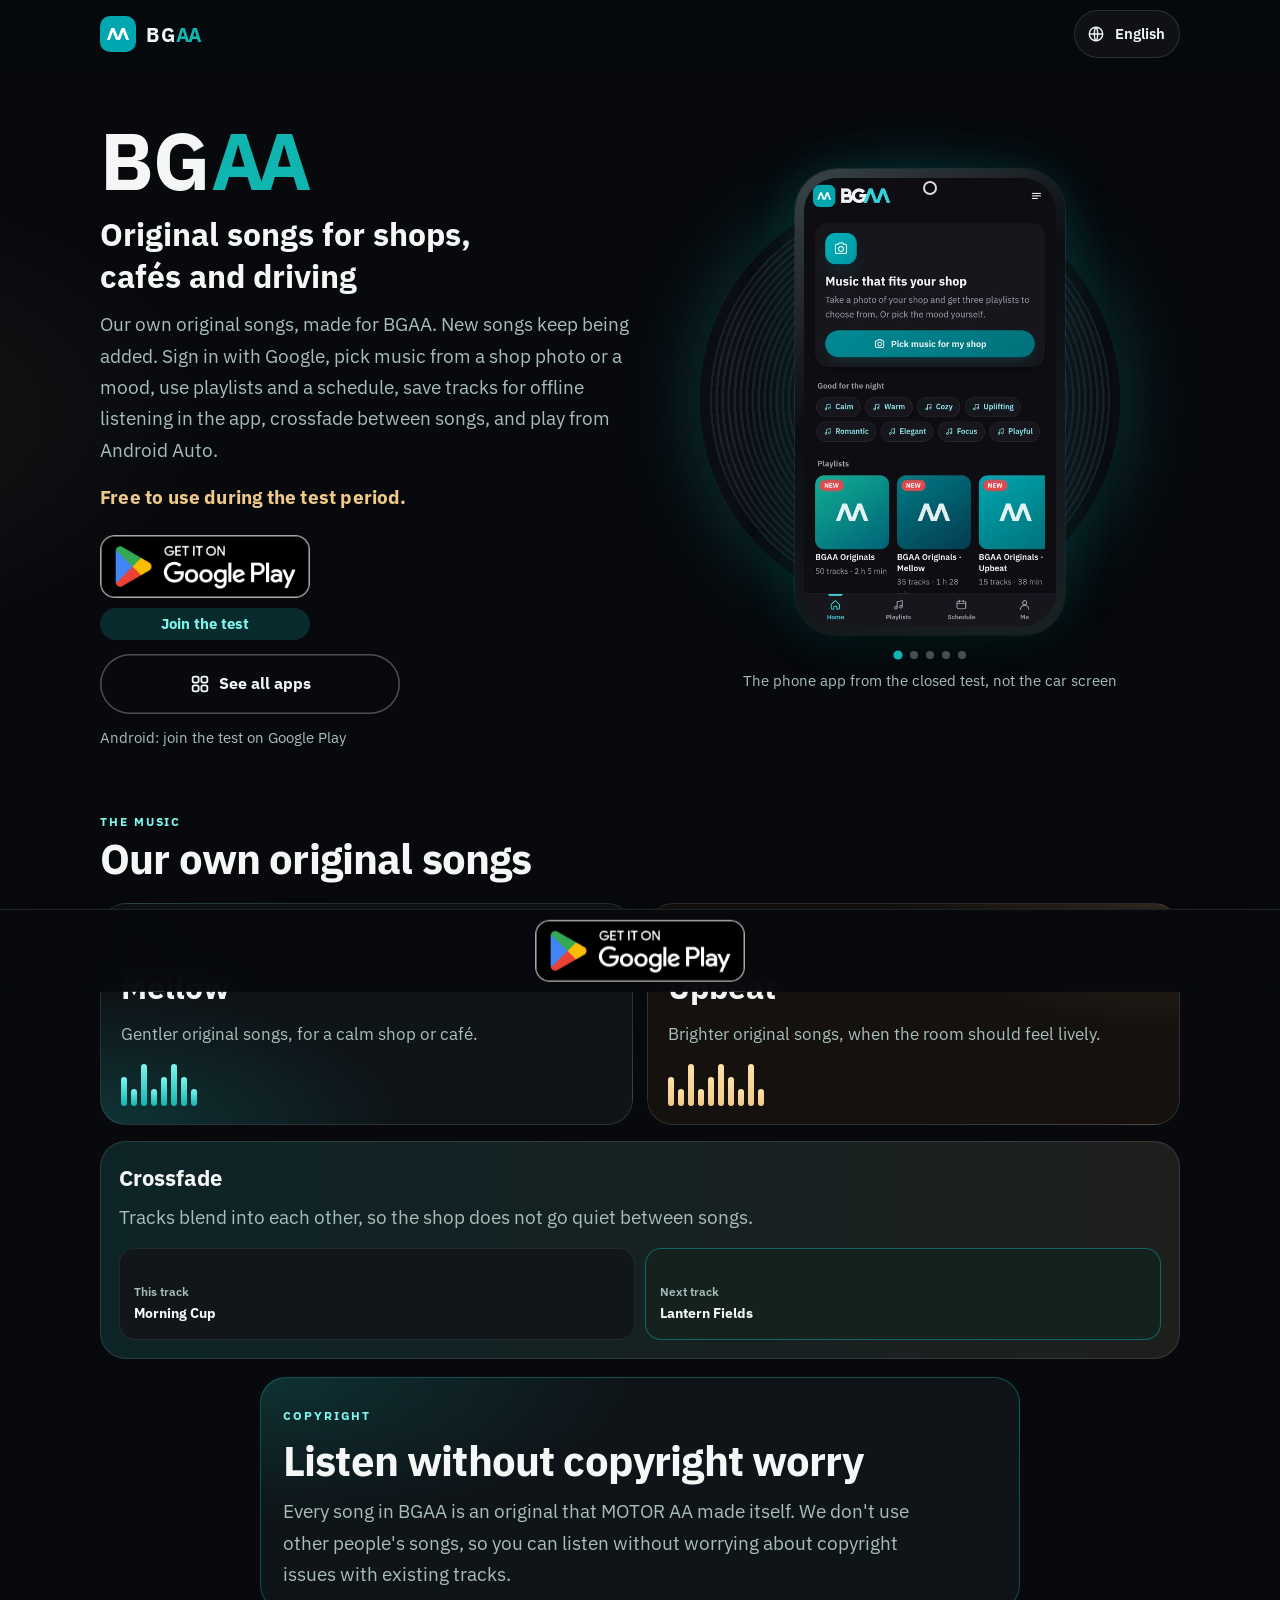
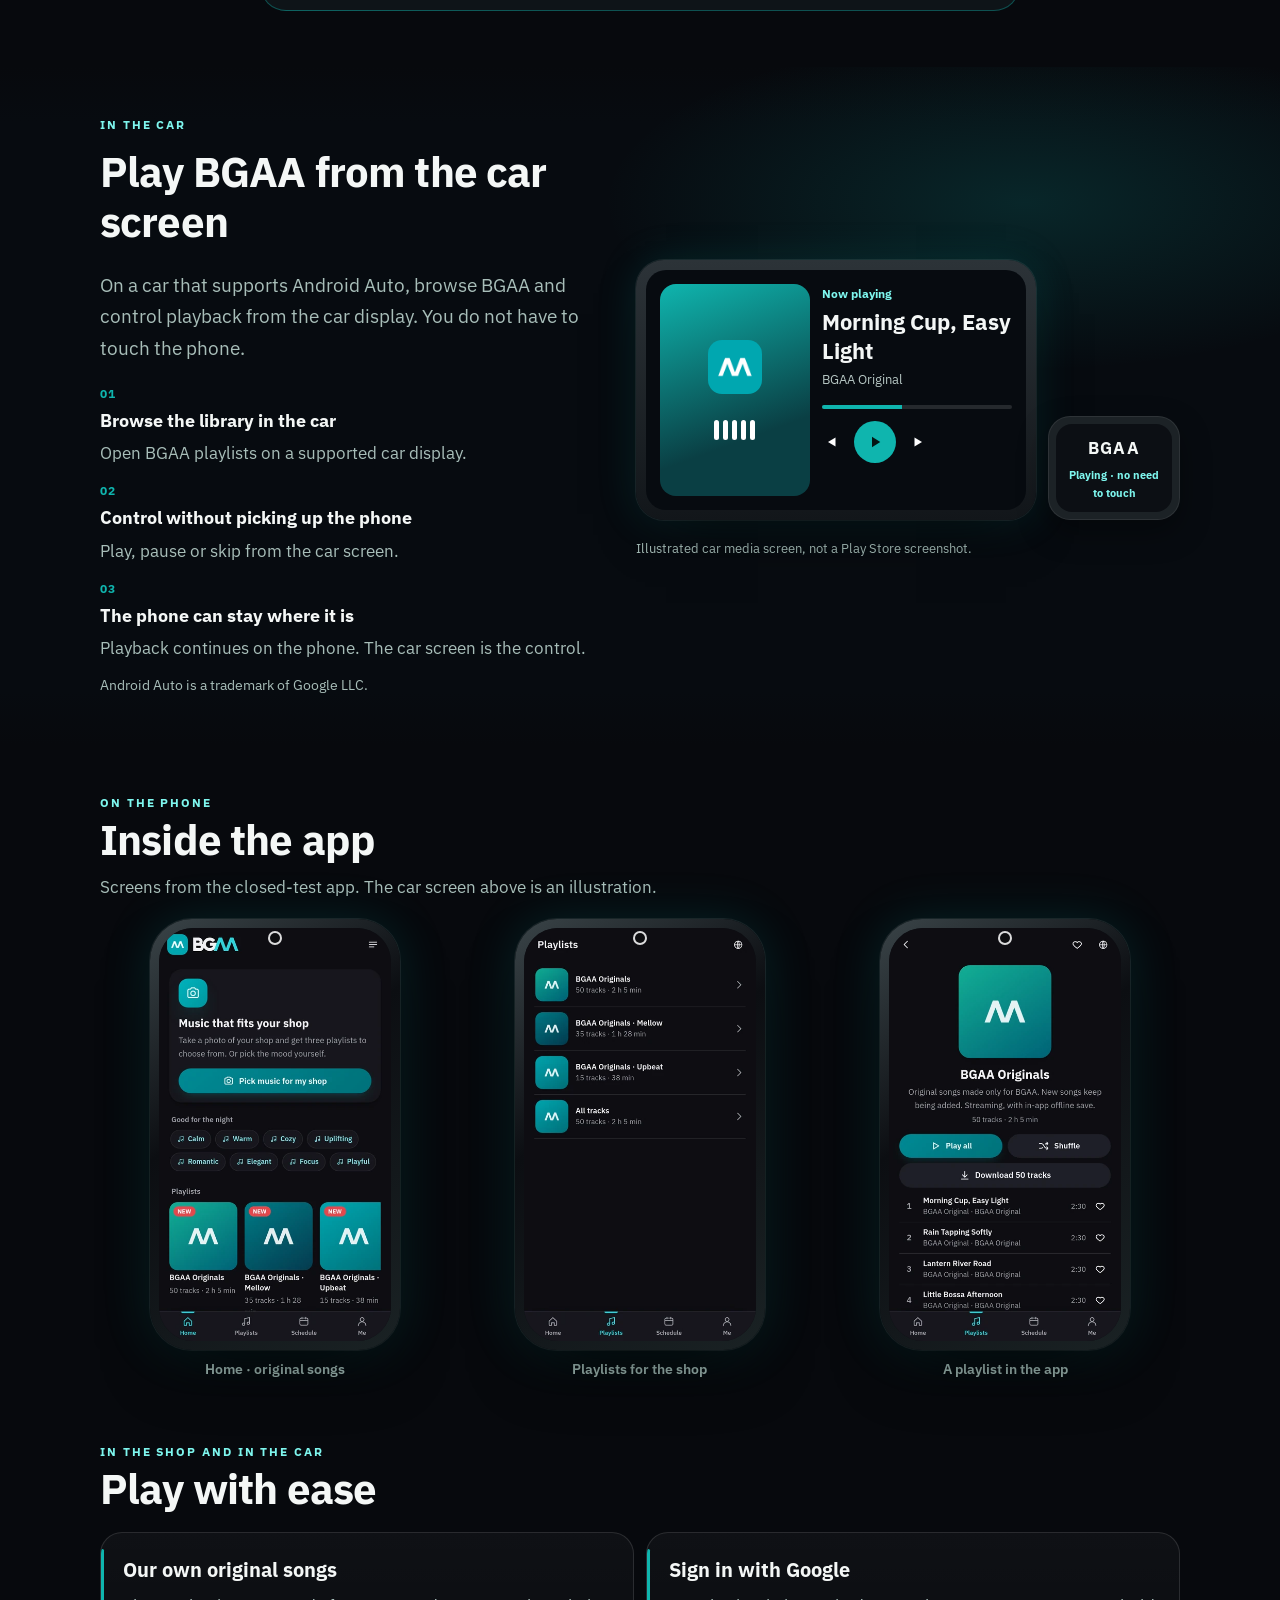
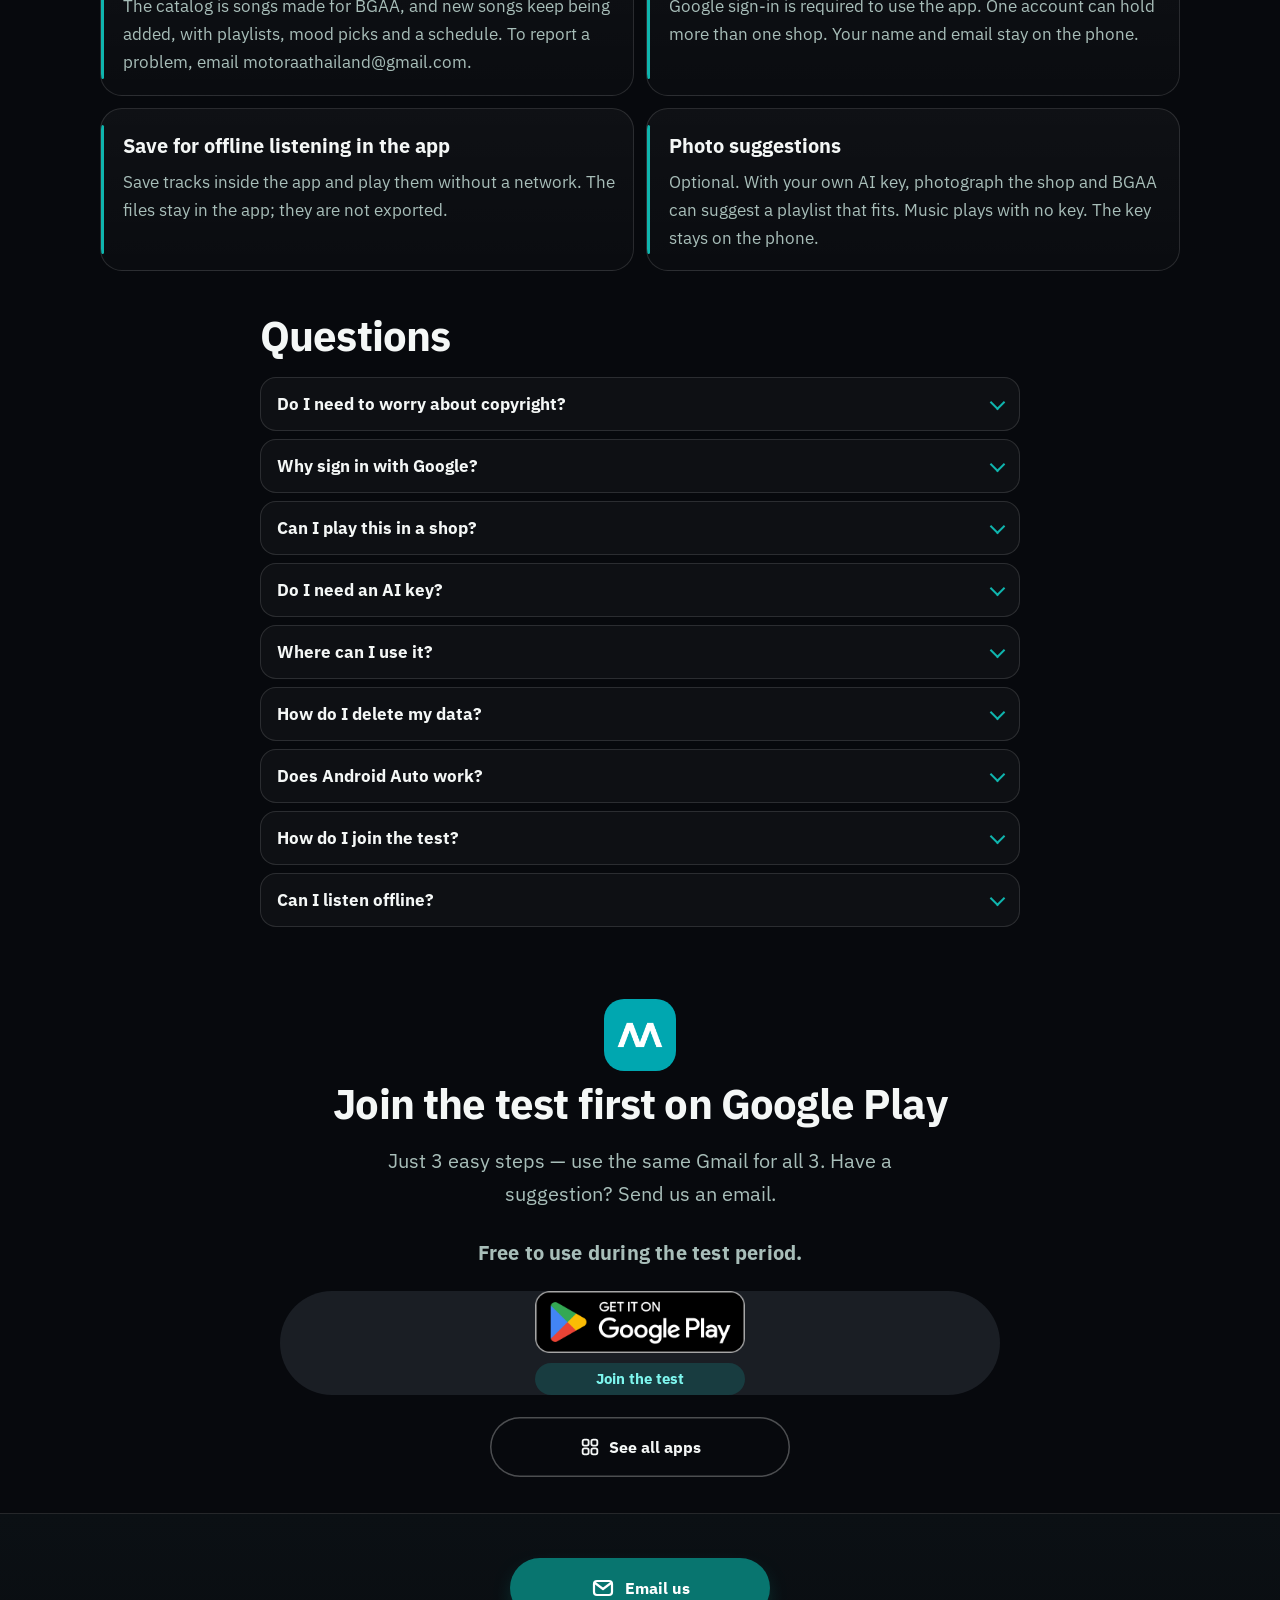
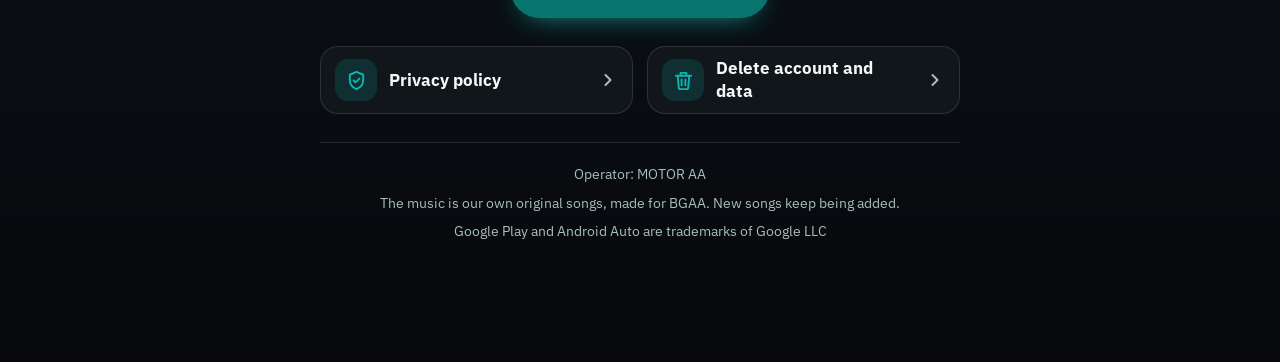
<file: index.html>
<!doctype html>
<html lang="th" data-lang="th">
<head>
<meta charset="utf-8">
<meta name="viewport" content="width=device-width, initial-scale=1, viewport-fit=cover">
<title>BGAA — เพลงต้น⁠ฉบับสำหรับร้าน คาเฟ่ และการขับขี่</title>
<meta name="description" content="BGAA แอป Android เพลงต้น⁠ฉบับของเรา สำหรับร้าน คาเฟ่ และการขับขี่ มีเพลงใหม่เพิ่มอยู่เรื่อย ๆ เข้า⁠สู่⁠ระบบด้วย Google เลือกเพลงจากรูปร้านหรือบรรยากาศ ใช้เพลย์ลิสต์และตารางเวลา บันทึกฟังออฟไลน์ในแอป สลับด้วยครอสเฟด และเปิดจาก Android Auto ได้">
<meta name="robots" content="index, follow">
<meta name="theme-color" content="#07090d">
<meta name="color-scheme" content="dark">
<link rel="canonical" href="https://motoraathailand.github.io/bgaa-site/">
<link rel="alternate" hreflang="th" href="https://motoraathailand.github.io/bgaa-site/?lang=th">
<link rel="alternate" hreflang="en" href="https://motoraathailand.github.io/bgaa-site/?lang=en">
<link rel="alternate" hreflang="ko" href="https://motoraathailand.github.io/bgaa-site/?lang=ko">
<link rel="alternate" hreflang="zh-Hans" href="https://motoraathailand.github.io/bgaa-site/?lang=zh">
<link rel="alternate" hreflang="hi" href="https://motoraathailand.github.io/bgaa-site/?lang=hi">
<link rel="alternate" hreflang="x-default" href="https://motoraathailand.github.io/bgaa-site/">
<meta property="og:type" content="website">
<meta property="og:site_name" content="BGAA">
<meta property="og:title" content="BGAA — เพลงต้น⁠ฉบับสำหรับร้าน คาเฟ่ และการขับขี่">
<meta property="og:description" content="BGAA แอป Android เพลงต้น⁠ฉบับของเรา สำหรับร้าน คาเฟ่ และการขับขี่ มีเพลงใหม่เพิ่มอยู่เรื่อย ๆ เข้า⁠สู่⁠ระบบด้วย Google เลือกเพลงจากรูปร้านหรือบรรยากาศ ใช้เพลย์ลิสต์และตารางเวลา บันทึกฟังออฟไลน์ในแอป สลับด้วยครอสเฟด และเปิดจาก Android Auto ได้">
<meta property="og:url" content="https://motoraathailand.github.io/bgaa-site/">
<meta property="og:image" content="https://motoraathailand.github.io/bgaa-site/img/bgaa-icon-512.png">
<meta property="og:locale" content="th_TH">
<meta name="twitter:card" content="summary">
<meta name="twitter:title" content="BGAA — เพลงต้น⁠ฉบับสำหรับร้าน คาเฟ่ และการขับขี่">
<meta name="twitter:description" content="BGAA แอป Android เพลงต้น⁠ฉบับของเรา สำหรับร้าน คาเฟ่ และการขับขี่ มีเพลงใหม่เพิ่มอยู่เรื่อย ๆ เข้า⁠สู่⁠ระบบด้วย Google เลือกเพลงจากรูปร้านหรือบรรยากาศ ใช้เพลย์ลิสต์และตารางเวลา บันทึกฟังออฟไลน์ในแอป สลับด้วยครอสเฟด และเปิดจาก Android Auto ได้">
<link rel="icon" href="img/bgaa-icon-512.png" type="image/png" sizes="512x512">
<link rel="apple-touch-icon" href="img/bgaa-icon-1024.png">
<script>
(function(){var L=['th','en','ko','zh','hi'],l='en',x=0,d=document.documentElement,s=null,m=null,a=[],p='',i;try{m=/[?&]lang=([a-z]{2})/i.exec(location.search)}catch(e){}try{s=localStorage.getItem('lang')}catch(e){}try{a=(navigator.languages&&navigator.languages.length)?navigator.languages:[navigator.language||'']}catch(e){}if(m&&L.indexOf(m[1].toLowerCase())>-1){l=m[1].toLowerCase();x=1}else if(s&&L.indexOf(s)>-1){l=s;x=1}else for(i=0;i<a.length;i++){p=String(a[i]||'').toLowerCase().split(/[-_]/)[0];if(L.indexOf(p)>-1){l=p;break}}window.__L=l;window.__LX=x;d.lang=l==='zh'?'zh-Hans':l;d.setAttribute('data-lang',l);if(l!=='th')d.classList.add('pl')})();
</script>
<link rel="stylesheet" href="css/site.css?v=99e18312a8">
<script type="application/ld+json">{"@context":"https://schema.org","@type":"SoftwareApplication","name":"BGAA","applicationCategory":"MultimediaApplication","operatingSystem":"Android","inLanguage":["th","en","ko","zh","hi"],"author":{"@type":"Organization","name":"MOTOR AA"},"url":"https://motoraathailand.github.io/bgaa-site/","description":"Android original songs for shops, cafés and driving. New songs keep being added. Google sign-in, shop-photo and mood picks, playlists, schedule, in-app offline save, crossfade and Android Auto."}</script>
</head>
<body data-page="index">
<a class="skip" href="#main" data-t="skip">ข้ามไปยังเนื้อหา</a>
<header class="hd" id="hd">
  <div class="hd-in">
    <a class="logo" href="./" data-int data-aria="homeAria" aria-label="หน้าแรก BGAA"><img src="img/bgaa-icon-512.png" width="36" height="36" alt=""><span class="wm">BG<span class="aa">AA</span></span></a>
    <div class="hd-r">
      <label class="lang"><svg viewBox="0 0 24 24" aria-hidden="true"><circle cx="12" cy="12" r="9"/><path d="M3 12h18M12 3c3 3.2 3 14.8 0 18M12 3c-3 3.2-3 14.8 0 18"/></svg>
        <span class="sr" data-t="langLabel">ภาษา</span>
        <select id="lang" data-aria="langLabel" aria-label="ภาษา"><option value="th">ไทย</option><option value="en">English</option><option value="ko">한국어</option><option value="zh">中文</option><option value="hi">हिन्दी</option></select>
      </label>
    </div>
  </div>
  <div class="progress" aria-hidden="true"><i id="scrollBar"></i></div>
</header>
<main id="main">
<section class="hero">
  <div class="wrap hero-in">
    <div class="hero-text">
      <h1>BG<span class="aa">AA</span></h1>
      <p class="sub" data-t="sub">เพลงต้น⁠ฉบับสำหรับร้าน คาเฟ่ และการขับขี่</p>
      <p class="lead" data-t="lead">เพลงต้น⁠ฉบับของเราที่ทำขึ้นสำหรับ BGAA มีเพลงใหม่เพิ่มอยู่เรื่อย ๆ เข้า⁠สู่⁠ระบบด้วย Google เลือกเพลงจากรูปร้านหรือบรรยากาศ ใช้เพลย์ลิสต์และตารางเวลา บันทึกฟังออฟไลน์ในแอป สลับเพลงด้วยครอสเฟด และเปิดจาก Android Auto ได้</p>
      <p class="free-test" data-t="freeTest">ใช้งานฟรีในช่วงทดสอบ</p>
      <div class="cta">
        <div class="stores one">
          <div class="store"><a class="badge" href="join.html" data-int data-aria="gpAria" aria-label="Google Play — ร่วมทดสอบ"><img src="img/badges/gp-th.png" data-badge="gp" alt="" width="565" height="168" decoding="async"></a><span class="store-cap go" data-t="gpCap">ร่วมทดสอบ</span></div>
        </div>
        <div class="cta2 one">
          <a class="btn ghost lg apps" href="https://motoraathailand.github.io/th" data-apps><svg class="ai" viewBox="0 0 24 24" aria-hidden="true"><rect x="4" y="4" width="6.5" height="6.5" rx="2" fill="none" stroke="currentColor" stroke-width="2"/><rect x="13.5" y="4" width="6.5" height="6.5" rx="2" fill="none" stroke="currentColor" stroke-width="2"/><rect x="4" y="13.5" width="6.5" height="6.5" rx="2" fill="none" stroke="currentColor" stroke-width="2"/><rect x="13.5" y="13.5" width="6.5" height="6.5" rx="2" fill="none" stroke="currentColor" stroke-width="2"/></svg><span data-t="hub">ดูแอปทั้งหมด</span></a>
        </div>
      </div>
      <p class="note" data-t="note">Android: ร่วม⁠ทดสอบบน Google Play</p>
    </div>
    <div class="hero-vis">
      <div class="stage">
        <div class="vinyl" aria-hidden="true"></div>
        <div class="phone-wrap">
          <div class="phone">
            <div class="phone-screen stack" id="heroStack">
              <img data-shot="home" src="img/th-home.webp?v=cc0a4fd388" data-alt="altHome" alt="หน้าแรก BGAA เพลงต้น⁠ฉบับ" width="450" height="800" fetchpriority="high" decoding="async" class="on">
              <img data-shot="list" src="img/th-list.webp?v=cc0a4fd388" data-alt="altList" alt="เพลย์ลิสต์ในแอป BGAA" width="450" height="800" decoding="async" loading="lazy">
              <img data-shot="detail" src="img/th-detail.webp?v=cc0a4fd388" data-alt="altDetail" alt="รายการเพลงในเพลย์ลิสต์" width="450" height="800" decoding="async" loading="lazy">
              <img data-shot="play" src="img/th-play.webp?v=cc0a4fd388" data-alt="altPlay" alt="หน้ากำลังเล่นในแอป BGAA" width="450" height="800" decoding="async" loading="lazy">
              <img data-shot="me" src="img/th-me.webp?v=cc0a4fd388" data-alt="altMe" alt="หน้าฉันในแอป BGAA" width="450" height="800" decoding="async" loading="lazy">
            </div>
          </div>
        </div>
        <div class="dots" id="heroDots" role="tablist">
          <button type="button" aria-current="true"></button>
          <button type="button"></button>
          <button type="button"></button>
          <button type="button"></button>
          <button type="button"></button>
        </div>
        <p class="note stage-cap" data-t="heroCap">หน้าแอปบนโทรศัพท์จากแอปทดสอบแบบปิด ไม่ใช่ภาพหน้าจอรถ</p>
      </div>
    </div>
  </div>
</section>

<section class="modes" id="modes">
  <div class="wrap">
    <p class="kicker" data-t="modeK">เพลงของเรา</p>
    <h2 data-t="modeH">เพลงต้น⁠ฉบับของ BGAA</h2>
    <div class="rooms">
      <article class="room bgm live">
        <p class="room-tag" data-t="bgmS">นุ่มนวล</p>
        <h3 data-t="bgmT">นุ่มนวล</h3>
        <p data-t="bgmD">เพลงต้น⁠ฉบับจังหวะสบาย สำหรับร้านและคาเฟ่</p>
        <div class="wave" aria-hidden="true"><i></i><i></i><i></i><i></i><i></i><i></i><i></i><i></i></div>
      </article>
      <article class="room song live">
        <p class="room-tag" data-t="songS">สดใส</p>
        <h3 data-t="songT">สดใส</h3>
        <p data-t="songD">เพลงต้น⁠ฉบับจังหวะคึกคัก เมื่ออยากให้ร้านมีชีวิต</p>
        <div class="wave" aria-hidden="true"><i></i><i></i><i></i><i></i><i></i><i></i><i></i><i></i><i></i><i></i></div>
      </article>
    </div>
    <div class="xfade">
      <h3 data-t="fadeH">ครอสเฟด</h3>
      <p class="lead" data-t="fadeD">เพลงค่อย ๆ สลับกัน ร้านไม่เงียบระหว่างเปลี่ยนเพลง</p>
      <div class="xf-visual" aria-hidden="true">
        <div class="xf-card out"><span data-t="fadeOut">เพลงนี้</span><b>Morning Cup</b></div>
        <div class="xf-card in"><span data-t="fadeIn">เพลงถัดไป</span><b>Lantern Fields</b></div>
      </div>
    </div>
  </div>
</section>

<section class="rights" id="rights">
  <div class="wrap">
    <article class="rights-card">
      <p class="kicker" data-t="rightsK">ลิขสิทธิ์</p>
      <h2 data-t="rightsH">ฟังได้อย่างสบายใจ</h2>
      <p class="lead" data-t="rightsD">เพลงทั้งหมดใน BGAA เป็นเพลงต้น⁠ฉบับที่ MOTOR AA สร้างขึ้นเอง เราไม่ได้หยิบเพลงของคนอื่นมาใช้ จึงฟังได้โดยไม่ต้องกังวลเรื่องลิขสิทธิ์ของเพลงที่มีอยู่แล้ว</p>
    </article>
  </div>
</section>

<section class="auto" id="auto">
  <svg class="wheel" viewBox="0 0 200 200" aria-hidden="true"><circle cx="100" cy="100" r="78" fill="none" stroke="rgba(255,255,255,.2)" stroke-width="12"/><circle cx="100" cy="100" r="24" fill="none" stroke="#0fb5ae" stroke-width="8"/><path d="M100 76 V28 M76 100 H28 M124 100 H172" stroke="rgba(255,255,255,.18)" stroke-width="8"/></svg>
  <div class="wrap auto-grid">
    <p class="kicker" data-t="autoK">ในรถ</p>
    <h2 data-t="autoH">เปิด BGAA จากหน้าจอรถ</h2>
    <p class="lead" data-t="autoD">บนรถที่รองรับ Android Auto เลือกเพลงและควบคุมการเล่นจากหน้าจอรถได้ โดยไม่ต้องแตะโทรศัพท์</p>
    <figure class="cockpit">
      <div class="cockpit-stage" aria-hidden="true">
        <div class="unit">
          <div class="screen-auto">
            <div class="unit-art live"><img src="img/bgaa-icon-512.png" alt="" width="54" height="54"><div class="bars"><i></i><i></i><i></i><i></i><i></i></div></div>
            <div>
              <p class="unit-k" data-t="autoNow">กำลังเล่น</p>
              <p class="unit-title" data-t="autoTrack">Morning Cup, Easy Light</p>
              <p class="unit-by" data-t="autoBy">BGAA Original</p>
              <div class="scrub"><i></i></div>
              <div class="transport">
                <svg viewBox="0 0 24 24"><path d="M18 6 L8 12 L18 18z"/></svg>
                <b><svg viewBox="0 0 24 24"><path d="M8 5v14l11-7z"/></svg></b>
                <svg viewBox="0 0 24 24"><path d="M6 6l10 6-10 6z"/></svg>
              </div>
            </div>
          </div>
        </div>
        <div class="pocket">
          <div class="pocket-screen"><b>BGAA</b><span data-t="autoPocket">เล่นอยู่ · ไม่ต้องแตะ</span></div>
        </div>
      </div>
      <figcaption data-t="autoCap">ภาพประกอบหน้าจอสื่อในรถ ไม่ใช่ภาพหน้าจอจาก Play</figcaption>
    </figure>
    <ol class="auto-points">
      <li><h3 data-t="auto1t">เลือกจากคลังในรถ</h3><p data-t="auto1d">เปิดรายการเพลง BGAA บนหน้าจอรถที่รองรับ</p></li>
      <li><h3 data-t="auto2t">ควบคุมโดยไม่จับโทรศัพท์</h3><p data-t="auto2d">เล่น หยุด หรือข้ามเพลงจากหน้าจอรถ</p></li>
      <li><h3 data-t="auto3t">โทรศัพท์อยู่กับที่ได้</h3><p data-t="auto3d">แอปเล่นต่อบนเครื่อง หน้าจอรถเป็นที่ควบคุม</p></li>
    </ol>
    <p class="tm" data-t="autoTm">Android Auto เป็นเครื่องหมายการค้าของ Google LLC</p>
  </div>
</section>

<section class="shots" id="app">
  <div class="wrap">
    <p class="kicker" data-t="shotK">บนโทรศัพท์</p>
    <h2 data-t="shotH">หน้าตาในแอป</h2>
    <p class="subh" data-t="shotNote">หน้าจอจากแอปทดสอบแบบปิด หน้าจอรถด้านบนเป็นภาพประกอบ</p>
    <div class="shot-row">
      <figure>
        <div class="phone-wrap sm">
          <div class="phone"><div class="phone-screen"><img data-shot="home" src="img/th-home.webp?v=cc0a4fd388" data-alt="altHome" alt="หน้าแรก BGAA เพลงต้น⁠ฉบับ" width="450" height="800" decoding="async" loading="lazy"></div></div>
        </div>
        <figcaption data-t="s1cap">หน้าแรก · เลือกก่อนเล่น</figcaption>
      </figure>
      <figure>
        <div class="phone-wrap sm">
          <div class="phone"><div class="phone-screen"><img data-shot="list" src="img/th-list.webp?v=cc0a4fd388" data-alt="altList" alt="เพลย์ลิสต์ในแอป BGAA" width="450" height="800" decoding="async" loading="lazy"></div></div>
        </div>
        <figcaption data-t="s2cap">เพลย์ลิสต์สำหรับร้าน</figcaption>
      </figure>
      <figure>
        <div class="phone-wrap sm">
          <div class="phone"><div class="phone-screen"><img data-shot="detail" src="img/th-detail.webp?v=cc0a4fd388" data-alt="altDetail" alt="รายการเพลงในเพลย์ลิสต์" width="450" height="800" decoding="async" loading="lazy"></div></div>
        </div>
        <figcaption data-t="s3cap">รายการเพลงในแอป</figcaption>
      </figure>
    </div>
  </div>
</section>

<section class="rail" id="features">
  <div class="wrap">
    <p class="kicker" data-t="railK">ในร้านและในรถ</p>
    <h2 data-t="railH">เปิดเพลงได้สบายใจ</h2>
    <div class="rail-grid four">
      <article>
        <h3 data-t="r1t">เพลงต้น⁠ฉบับของเรา</h3>
        <p data-t="r1d">คลังเพลงเป็นเพลงที่ทำขึ้นสำหรับ BGAA มีเพลงใหม่เพิ่มอยู่เรื่อย ๆ มีเพลย์ลิสต์ การเลือกตามบรรยากาศ และตารางเวลา หากพบปัญหา ส่งอีเมลมาที่ motoraathailand@gmail.com</p>
      </article>
      <article>
        <h3 data-t="r2t">เข้า⁠สู่⁠ระบบด้วย Google</h3>
        <p data-t="r2d">ต้องเข้า⁠สู่⁠ระบบด้วยบัญชี Google ก่อนใช้แอป บัญชีหนึ่งบัญชีเก็บได้มากกว่าหนึ่งร้าน ชื่อและอีเมลอยู่บนโทรศัพท์</p>
      </article>
      <article>
        <h3 data-t="r3t">บันทึกฟังออฟไลน์ในแอป</h3>
        <p data-t="r3d">บันทึกเพลงไว้ในแอปแล้วฟังโดยไม่ต้องต่ออินเทอร์เน็ตได้ ไฟล์อยู่ในการใช้งานในแอป ไม่ได้ส่งออกเป็นไฟล์ภายนอก</p>
      </article>
      <article>
        <h3 data-t="r4t">ถ่ายรูปแนะนำเพลง</h3>
        <p data-t="r4d">ไม่บังคับ ถ้าใส่คีย์ AI ของตัวเอง ถ่ายรูปร้านแล้วให้แอปแนะนำเพลย์ลิสต์ที่เข้ากัน ไม่มีคีย์ก็เปิดเพลงได้ คีย์อยู่บนโทรศัพท์</p>
      </article>
    </div>
  </div>
</section>

<section class="faq" id="faq">
  <div class="wrap">
    <h2 data-t="faqH">คำถามที่พบบ่อย</h2>
    <div class="faqs">
      <details><summary data-t="rightsQ">ต้องกังวลเรื่องลิขสิทธิ์ไหม</summary><p data-t="rightsA">เพลงทั้งหมดใน BGAA เป็นเพลงต้น⁠ฉบับที่ MOTOR AA สร้างขึ้นเอง เราไม่ได้หยิบเพลงของคนอื่นมาใช้ จึงฟังได้โดยไม่ต้องกังวลเรื่องลิขสิทธิ์ของเพลงที่มีอยู่แล้ว</p></details>
      <details><summary data-t="q2">ทำไมต้องเข้า⁠สู่⁠ระบบด้วย Google</summary><p data-t="a2">ต้องเข้า⁠สู่⁠ระบบ เพื่อระบุตัวคุณในแอป และให้บัญชีเดียวเก็บได้หลายร้าน รวมถึงเล่นเพลงต้น⁠ฉบับ ชื่อและอีเมลอยู่บนโทรศัพท์</p></details>
      <details><summary data-t="q3">เปิดในร้านได้ไหม</summary><p data-t="a3">เปิดในร้านได้ เพลงเหล่านี้เป็นเพลงต้น⁠ฉบับของเรา ที่ทำขึ้นสำหรับ BGAA สำหรับร้าน คาเฟ่ และการขับขี่ มีเพลงใหม่เพิ่มอยู่เรื่อย ๆ</p></details>
      <details><summary data-t="q4">ต้องมีคีย์ AI ไหม</summary><p data-t="a4">ไม่ต้อง เปิดเพลงได้โดยไม่มีคีย์ การแนะนำจากรูปเป็นทางเลือก และใช้คีย์ที่คุณใส่เอง (Google Gemini, Groq หรือ OpenRouter)</p></details>
      <details><summary data-t="q5">ใช้ได้ที่ไหนบ้าง</summary><p data-t="a5">โทรศัพท์ Android ในทุกประเทศ การทดสอบไม่ได้จำกัดแค่ประเทศไทย</p></details>
      <details><summary data-t="q6">ลบข้อมูลอย่างไร</summary><p data-t="a6">ในแอป: ฉัน → ลบข้อมูลทั้งหมดในโทรศัพท์นี้ แล้วออกจากระบบ จะถอนสิทธิ์บัญชี Google ที่ myaccount.google.com/permissions ก็ได้</p></details>
      <details><summary data-t="q7">Android Auto ใช้ได้ไหม</summary><p data-t="a7">รุ่นนี้รองรับสื่อ Android Auto สำหรับควบคุมการเล่นบนหน้าจอรถที่รองรับ Android Auto เป็นเครื่องหมายการค้าของ Google LLC</p></details>
      <details><summary data-t="q8">ร่วม⁠ทดสอบอย่างไร</summary><p data-t="a8">สามขั้นตอน ด้วย Gmail เดียวกัน: เข้ากลุ่ม Google Group, กดเป็นผู้ทดสอบ, แล้วติดตั้งจาก Google Play ถ้าเป็นไปได้ช่วยเก็บแอปไว้ 14 วัน</p></details>
      <details><summary data-t="q9">ฟังออฟไลน์ได้ไหม</summary><p data-t="a9">ได้ บันทึกเพลงไว้ในแอปแล้วฟังโดยไม่ต้องต่ออินเทอร์เน็ตได้ ไฟล์อยู่ในการใช้งานในแอป</p></details>
    </div>
  </div>
</section>

<section class="final">
  <div class="wrap narrow">
    <div class="final-mark" aria-hidden="true"><img src="img/bgaa-icon-512.png" width="72" height="72" alt=""></div>
    <h2 data-t="finalH">ร่วม⁠ทดสอบก่อนใครบน Google Play</h2>
    <p data-t="finalP">ทำเองได้ใน 3 ขั้นตอนง่าย ๆ (ใช้ Gmail เดียวกันทั้ง 3 ขั้นตอน) มีข้อเสนอแนะ? ส่งอีเมลหาเราได้เลย</p>
    <p class="free-test" data-t="freeTest">ใช้งานฟรีในช่วงทดสอบ</p>
    <div class="dl">
        <div class="stores one">
          <div class="store"><a class="badge" href="join.html" data-int data-aria="gpAria" aria-label="Google Play — ร่วมทดสอบ"><img src="img/badges/gp-th.png" data-badge="gp" alt="" width="565" height="168" decoding="async"></a><span class="store-cap go" data-t="gpCap">ร่วมทดสอบ</span></div>
        </div>
    </div>
    <div class="cta2 one center">
      <a class="btn ghost lg apps" href="https://motoraathailand.github.io/th" data-apps><svg class="ai" viewBox="0 0 24 24" aria-hidden="true"><rect x="4" y="4" width="6.5" height="6.5" rx="2" fill="none" stroke="currentColor" stroke-width="2"/><rect x="13.5" y="4" width="6.5" height="6.5" rx="2" fill="none" stroke="currentColor" stroke-width="2"/><rect x="4" y="13.5" width="6.5" height="6.5" rx="2" fill="none" stroke="currentColor" stroke-width="2"/><rect x="13.5" y="13.5" width="6.5" height="6.5" rx="2" fill="none" stroke="currentColor" stroke-width="2"/></svg><span data-t="hub">ดูแอปทั้งหมด</span></a>
    </div>
  </div>
</section>
</main>
<footer class="ft">
  <div class="wrap ft-in">
    <div class="ft-contact">
      <a class="btn lg ft-mail" href="mailto:motoraathailand@gmail.com?subject=BGAA"><svg class="mi" viewBox="0 0 24 24" aria-hidden="true"><rect x="3" y="5" width="18" height="14" rx="3" fill="none" stroke="currentColor" stroke-width="2.2"/><path d="M4 7l8 6 8-6" fill="none" stroke="currentColor" stroke-width="2.2" stroke-linecap="round" stroke-linejoin="round"/></svg><span data-t="ftEmail">ส่งอีเมล</span></a>
    </div>
    <nav class="ft-links">
      <a class="ftl" data-int href="privacy/"><span class="ftl-ic" aria-hidden="true"><svg viewBox="0 0 24 24"><path d="M12 3l7 3v5.5c0 4.4-3 8-7 9.5-4-1.5-7-5.1-7-9.5V6l7-3z" fill="none" stroke="currentColor" stroke-width="2" stroke-linejoin="round"/><path d="M9 12l2 2 4-4" fill="none" stroke="currentColor" stroke-width="2" stroke-linecap="round" stroke-linejoin="round"/></svg></span><span class="ftl-t" data-t="ftPriv">นโยบายความเป็นส่วนตัว</span><svg class="ftl-go" viewBox="0 0 24 24" aria-hidden="true"><path d="M9 6l6 6-6 6" fill="none" stroke="currentColor" stroke-width="2.4" stroke-linecap="round" stroke-linejoin="round"/></svg></a>
      <a class="ftl" data-int href="delete-account/"><span class="ftl-ic" aria-hidden="true"><svg viewBox="0 0 24 24"><path d="M4 7h16M10 11v6M14 11v6M6 7l1 12a2 2 0 002 2h6a2 2 0 002-2l1-12M9 7V4h6v3" fill="none" stroke="currentColor" stroke-width="2" stroke-linecap="round" stroke-linejoin="round"/></svg></span><span class="ftl-t" data-t="ftDel">ขอลบบัญชีและข้อมูล</span><svg class="ftl-go" viewBox="0 0 24 24" aria-hidden="true"><path d="M9 6l6 6-6 6" fill="none" stroke="currentColor" stroke-width="2.4" stroke-linecap="round" stroke-linejoin="round"/></svg></a>
    </nav>
    <div class="ft-fine">
      <p><span data-t="ftOp">ผู้ให้บริการ</span>: MOTOR AA</p>
      <p data-t="ftSrc">เพลงทั้งหมดเป็นเพลงต้น⁠ฉบับของเรา ที่ทำขึ้นสำหรับ BGAA มีเพลงใหม่เพิ่มอยู่เรื่อย ๆ</p>
      <p class="ft-tm" data-t="ftTm">Google Play และ Android Auto เป็นเครื่องหมายการค้าของ Google LLC</p>
    </div>
  </div>
</footer>
<div class="dlbar" id="stick"><div class="dlbar-in one">
  <a class="dlb" href="join.html" data-int data-aria="gpAria" aria-label="Google Play — ร่วมทดสอบ"><img src="img/badges/gp-th.png" data-badge="gp" alt="" width="565" height="168" decoding="async"></a>
</div></div>
<button type="button" class="totop" id="totop" hidden data-alt-label="totop" aria-label="กลับไปด้านบน"><svg viewBox="0 0 24 24" aria-hidden="true"><path d="M6 14l6-6 6 6" fill="none" stroke="currentColor" stroke-width="2.4" stroke-linecap="round" stroke-linejoin="round"/></svg></button>
<script src="js/strings.js?v=76c5410b25"></script>
<script src="js/site.js?v=902792c25f"></script>
</body>
</html>
</file>
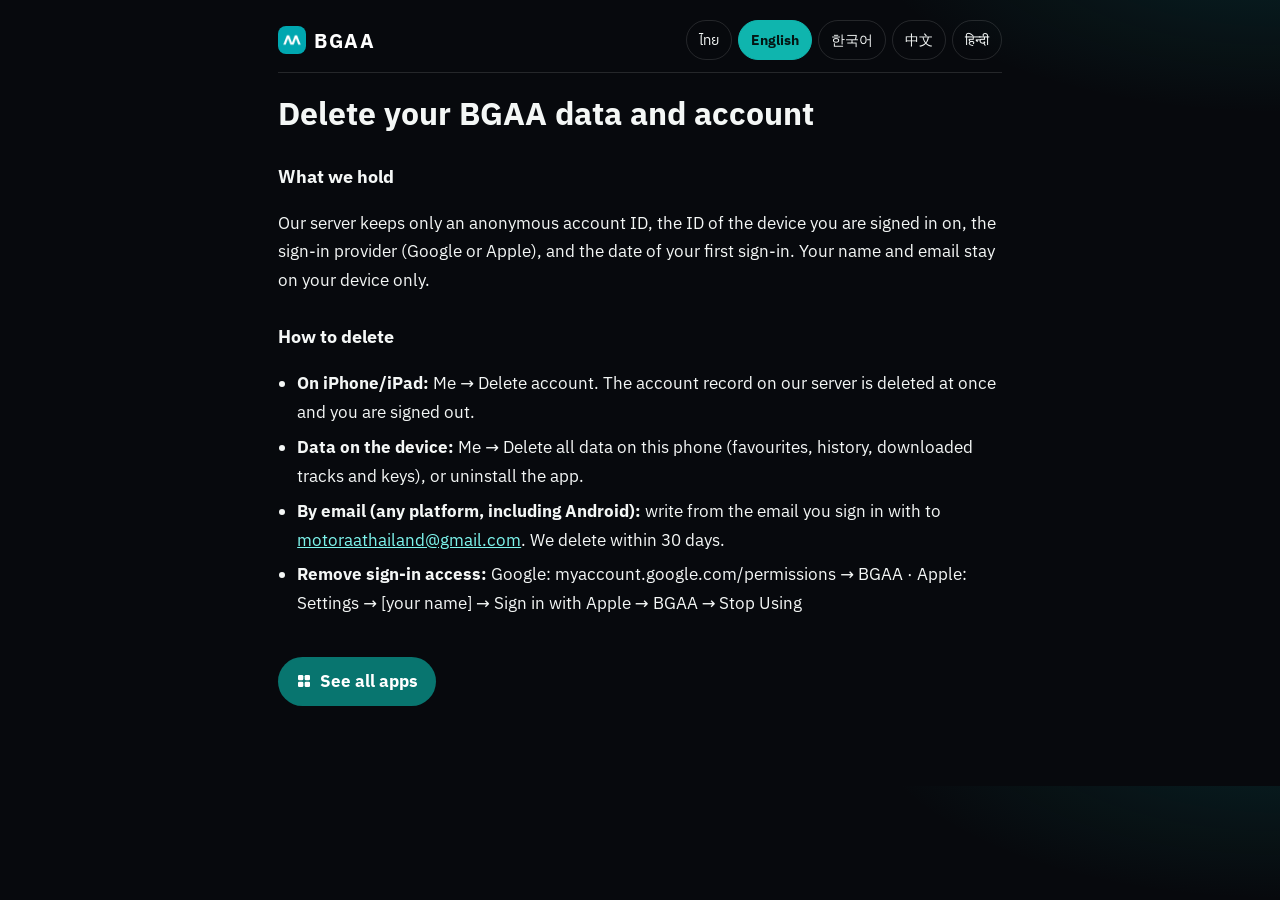
<file: delete-account/index.html>
<!doctype html><html lang="th"><head><meta charset="utf-8"><meta name="theme-color" content="#07090d"><meta name="color-scheme" content="dark"><meta name="viewport" content="width=device-width,initial-scale=1"><title>ลบข้อมูลและบัญชีของ BGAA · Delete your BGAA data and account</title><meta name="robots" content="index, follow"><link rel="canonical" href="https://motoraathailand.github.io/bgaa-site/delete-account/"><link rel="icon" href="../img/bgaa-icon-512.png" type="image/png" sizes="512x512"><link rel="apple-touch-icon" href="../img/bgaa-icon-1024.png"><link rel="stylesheet" href="../css/legal.css"></head><body><div class="wrap"><header><a class="logo" href="https://motoraathailand.github.io/bgaa-site/"><img src="../img/bgaa-icon-512.png" width="28" height="28" alt="">BGAA</a><div class="langs" role="group" aria-label="language"><button type="button" data-l="th" lang="th" aria-pressed="true">ไทย</button><button type="button" data-l="en" lang="en" aria-pressed="false">English</button><button type="button" data-l="ko" lang="ko" aria-pressed="false">한국어</button><button type="button" data-l="zh" lang="zh-Hans" aria-pressed="false">中文</button><button type="button" data-l="hi" lang="hi" aria-pressed="false">हिन्दी</button></div></header><main><section id="s-th" lang="th"><h1>ลบข้อมูลและบัญชีของ BGAA</h1><h2>ข้อมูลที่เรามี</h2><p>เซิร์ฟเวอร์ของเราเก็บเพียงรหัสบัญชีแบบไม่ระบุตัวตน รหัสเครื่องที่เข้าสู่ระบบ ผู้ให้บริการที่ใช้เข้าสู่ระบบ (Google หรือ Apple) และวันที่เข้าสู่ระบบครั้งแรก ชื่อและอีเมลเก็บในเครื่องของคุณเท่านั้น</p><h2>วิธีลบ</h2><ul><li><b>ใน iPhone/iPad:</b> ฉัน → ลบบัญชี ข้อมูลบัญชีบนเซิร์ฟเวอร์จะถูกลบทันทีและออกจากระบบ</li><li><b>ข้อมูลในเครื่อง:</b> ฉัน → ลบข้อมูลทั้งหมดในโทรศัพท์นี้ (รายการโปรด ประวัติ เพลงที่ดาวน์โหลด และคีย์) หรือถอนการติดตั้งแอป</li><li><b>ขอลบทางอีเมล (ทุกแพลตฟอร์ม รวมถึง Android):</b> ส่งอีเมลจากอีเมลที่ใช้เข้าสู่ระบบมาที่ <a href="mailto:motoraathailand@gmail.com">motoraathailand@gmail.com</a> เราจะลบภายใน 30 วัน</li><li><b>ถอนสิทธิ์การเข้าสู่ระบบ:</b> Google: myaccount.google.com/permissions → BGAA · Apple: การตั้งค่า → [ชื่อของคุณ] → ลงชื่อเข้าด้วย Apple → BGAA → หยุดใช้</li></ul><p><a class="allapps" href="https://motoraathailand.github.io/th"><svg viewBox="0 0 24 24" width="16" height="16" aria-hidden="true" fill="currentColor"><rect x="3" y="3" width="8" height="8" rx="2"/><rect x="13" y="3" width="8" height="8" rx="2"/><rect x="3" y="13" width="8" height="8" rx="2"/><rect x="13" y="13" width="8" height="8" rx="2"/></svg>ดูแอปทั้งหมด</a></p></section><section id="s-en" lang="en" hidden><h1>Delete your BGAA data and account</h1><h2>What we hold</h2><p>Our server keeps only an anonymous account ID, the ID of the device you are signed in on, the sign-in provider (Google or Apple), and the date of your first sign-in. Your name and email stay on your device only.</p><h2>How to delete</h2><ul><li><b>On iPhone/iPad:</b> Me → Delete account. The account record on our server is deleted at once and you are signed out.</li><li><b>Data on the device:</b> Me → Delete all data on this phone (favourites, history, downloaded tracks and keys), or uninstall the app.</li><li><b>By email (any platform, including Android):</b> write from the email you sign in with to <a href="mailto:motoraathailand@gmail.com">motoraathailand@gmail.com</a>. We delete within 30 days.</li><li><b>Remove sign-in access:</b> Google: myaccount.google.com/permissions → BGAA · Apple: Settings → [your name] → Sign in with Apple → BGAA → Stop Using</li></ul><p><a class="allapps" href="https://motoraathailand.github.io/th"><svg viewBox="0 0 24 24" width="16" height="16" aria-hidden="true" fill="currentColor"><rect x="3" y="3" width="8" height="8" rx="2"/><rect x="13" y="3" width="8" height="8" rx="2"/><rect x="3" y="13" width="8" height="8" rx="2"/><rect x="13" y="13" width="8" height="8" rx="2"/></svg>See all apps</a></p></section><section id="s-ko" lang="ko" hidden><h1>BGAA 데이터와 계정 삭제</h1><h2>보관하는 정보</h2><p>서버에는 익명 계정 ID, 로그인한 기기 ID, 로그인 제공자(Google 또는 Apple), 첫 로그인 날짜만 있어요. 이름과 이메일은 기기에만 있어요.</p><h2>삭제 방법</h2><ul><li><b>iPhone/iPad:</b> 나 → 계정 삭제. 서버의 계정 기록이 즉시 삭제되고 로그아웃돼요.</li><li><b>기기 데이터:</b> 나 → 이 휴대폰의 모든 데이터 삭제(즐겨찾기, 기록, 다운로드한 곡, 키) 또는 앱 삭제.</li><li><b>이메일 요청(Android 포함 모든 플랫폼):</b> 로그인한 이메일로 <a href="mailto:motoraathailand@gmail.com">motoraathailand@gmail.com</a>에 보내 주세요. 30일 안에 삭제해요.</li><li><b>로그인 연결 해제:</b> Google: myaccount.google.com/permissions → BGAA · Apple: 설정 → [내 이름] → Apple로 로그인 → BGAA → 사용 중단</li></ul><p><a class="allapps" href="https://motoraathailand.github.io/th"><svg viewBox="0 0 24 24" width="16" height="16" aria-hidden="true" fill="currentColor"><rect x="3" y="3" width="8" height="8" rx="2"/><rect x="13" y="3" width="8" height="8" rx="2"/><rect x="3" y="13" width="8" height="8" rx="2"/><rect x="13" y="13" width="8" height="8" rx="2"/></svg>모든 앱 보기</a></p></section><section id="s-zh" lang="zh-Hans" hidden><h1>删除您的 BGAA 数据和账户</h1><h2>我们保存的内容</h2><p>我们的服务器只保存匿名账户 ID、您登录设备的 ID、登录提供方（Google 或 Apple）以及首次登录日期。您的姓名和电子邮件只保存在设备上。</p><h2>如何删除</h2><ul><li><b>在 iPhone/iPad 上：</b>“我的”→“删除账户”。服务器上的账户记录会立即删除，并退出登录。</li><li><b>设备上的数据：</b>“我的”→“删除这部手机上的所有数据”（收藏、历史、下载的歌曲和密钥），或卸载应用。</li><li><b>通过邮件（任何平台，包括 Android）：</b>用您登录的邮箱发送邮件至 <a href="mailto:motoraathailand@gmail.com">motoraathailand@gmail.com</a>，我们会在 30 天内删除。</li><li><b>撤销登录授权：</b>Google：myaccount.google.com/permissions → BGAA · Apple：设置 → [您的姓名] → 通过 Apple 登录 → BGAA → 停止使用</li></ul><p><a class="allapps" href="https://motoraathailand.github.io/th"><svg viewBox="0 0 24 24" width="16" height="16" aria-hidden="true" fill="currentColor"><rect x="3" y="3" width="8" height="8" rx="2"/><rect x="13" y="3" width="8" height="8" rx="2"/><rect x="3" y="13" width="8" height="8" rx="2"/><rect x="13" y="13" width="8" height="8" rx="2"/></svg>查看全部应用</a></p></section><section id="s-hi" lang="hi" hidden><h1>अपना BGAA डेटा और खाता हटाएँ</h1><h2>हमारे पास क्या है</h2><p>हमारे सर्वर पर केवल एक अनाम खाता ID, साइन-इन किए गए डिवाइस का ID, साइन-इन प्रदाता (Google या Apple) और पहले साइन इन की तारीख रहती है। आपका नाम और ईमेल केवल आपके डिवाइस पर रहते हैं।</p><h2>कैसे हटाएँ</h2><ul><li><b>iPhone/iPad पर:</b> मेरा → खाता हटाएँ। हमारे सर्वर पर खाता रिकॉर्ड तुरंत हट जाता है और आप साइन आउट हो जाते हैं।</li><li><b>डिवाइस का डेटा:</b> मेरा → इस फ़ोन का सारा डेटा हटाएँ (पसंदीदा, इतिहास, डाउनलोड किए गाने और कुंजियाँ), या ऐप अनइंस्टॉल करें।</li><li><b>ईमेल से (Android सहित कोई भी प्लेटफ़ॉर्म):</b> जिस ईमेल से साइन इन करते हैं उससे <a href="mailto:motoraathailand@gmail.com">motoraathailand@gmail.com</a> पर लिखें। हम 30 दिनों में हटा देंगे।</li><li><b>साइन-इन पहुँच हटाएँ:</b> Google: myaccount.google.com/permissions → BGAA · Apple: सेटिंग्स → [आपका नाम] → Apple से साइन इन → BGAA → उपयोग बंद करें</li></ul><p><a class="allapps" href="https://motoraathailand.github.io/th"><svg viewBox="0 0 24 24" width="16" height="16" aria-hidden="true" fill="currentColor"><rect x="3" y="3" width="8" height="8" rx="2"/><rect x="13" y="3" width="8" height="8" rx="2"/><rect x="3" y="13" width="8" height="8" rx="2"/><rect x="13" y="13" width="8" height="8" rx="2"/></svg>सभी ऐप देखें</a></p></section></main></div><script>(function(){var L=['th','en','ko','zh','hi'],H={th:'th',en:'en',ko:'ko',zh:'zh-Hans',hi:'hi'};function pick(){var m=/[?&]lang=(\w\w)/.exec(location.search),s=null;try{s=localStorage.getItem('lang')}catch(e){}var b=String((navigator.languages&&navigator.languages[0])||navigator.language||'en').slice(0,2).toLowerCase();var c=m&&m[1]||s||b;return L.indexOf(c)>=0?c:'en'}
function show(l){L.forEach(function(x){var e=document.getElementById('s-'+x);if(e)e.hidden=x!==l;});document.documentElement.lang=H[l];[].forEach.call(document.querySelectorAll('.langs button'),function(b){b.setAttribute('aria-pressed',b.dataset.l===l?'true':'false')});try{localStorage.setItem('lang',l)}catch(e){}}
[].forEach.call(document.querySelectorAll('.langs button'),function(b){b.addEventListener('click',function(){show(b.dataset.l)})});show(pick())})();</script></body></html>
</file>
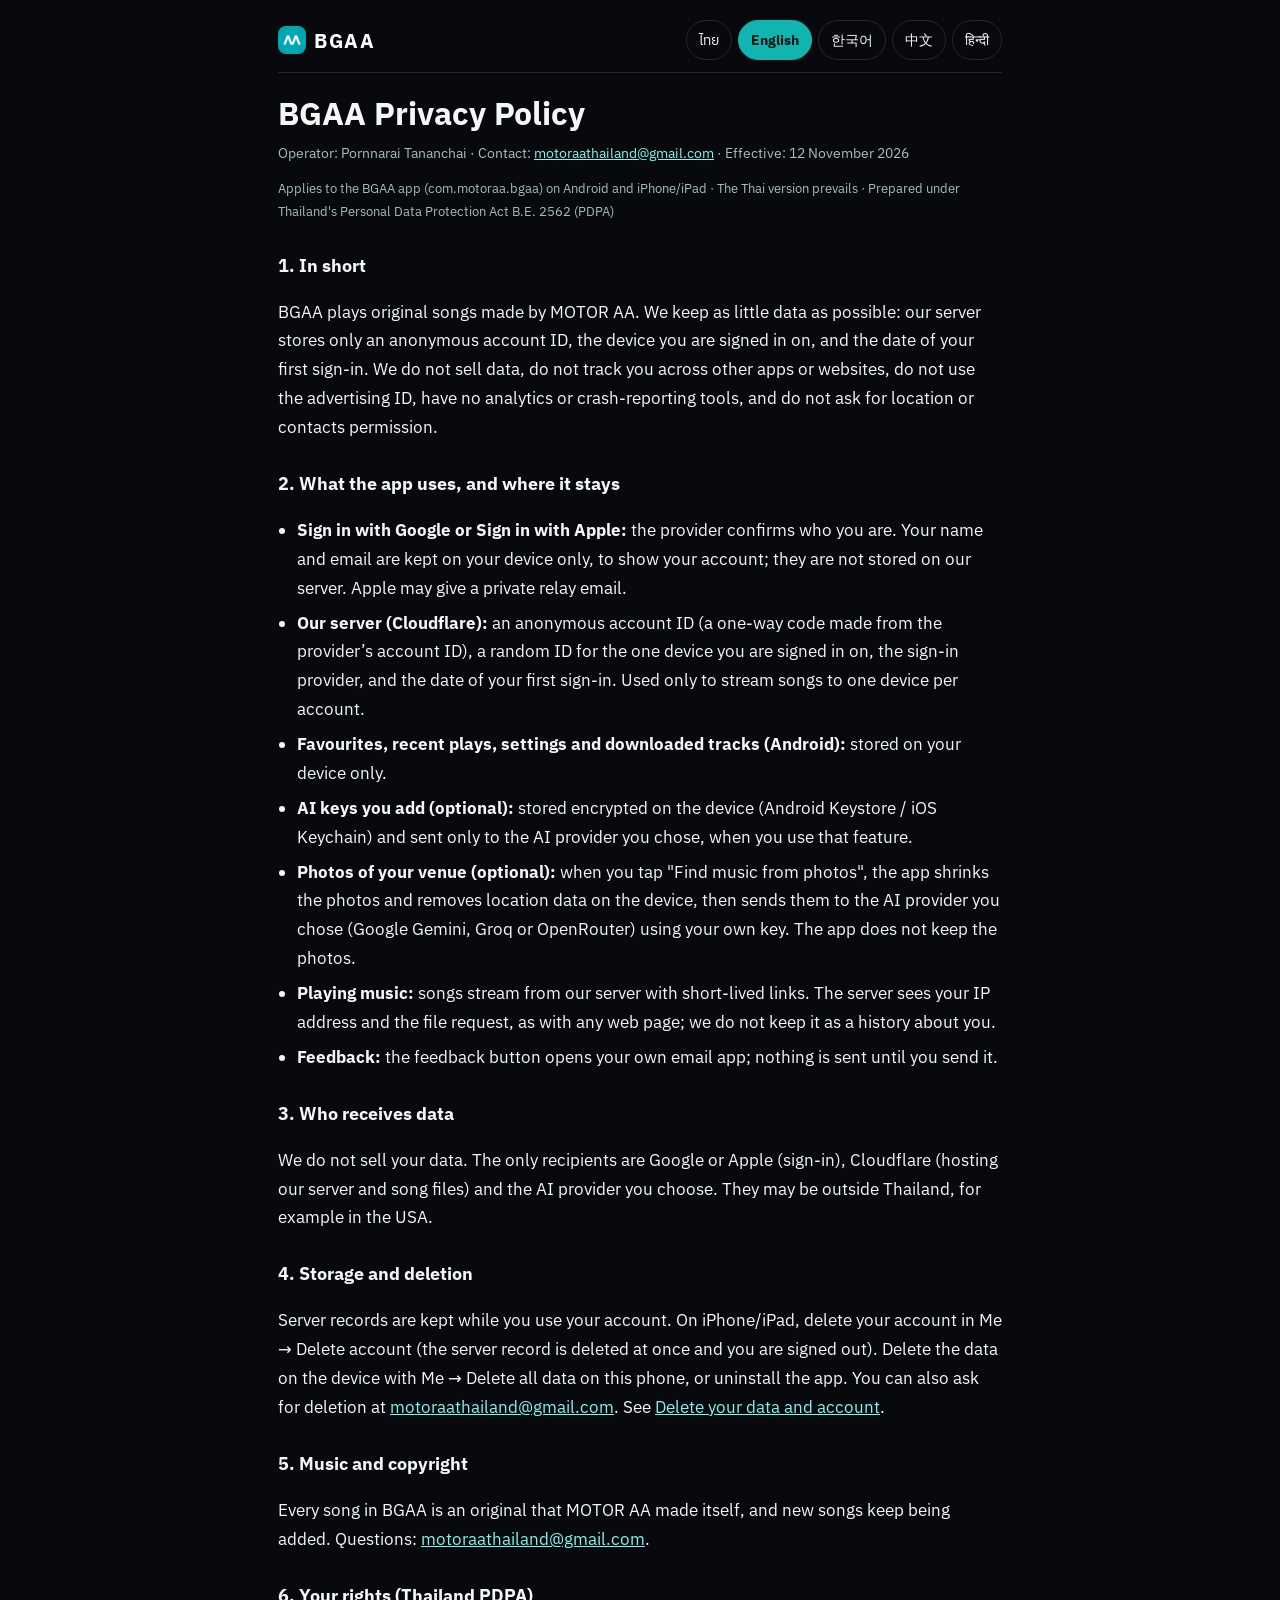
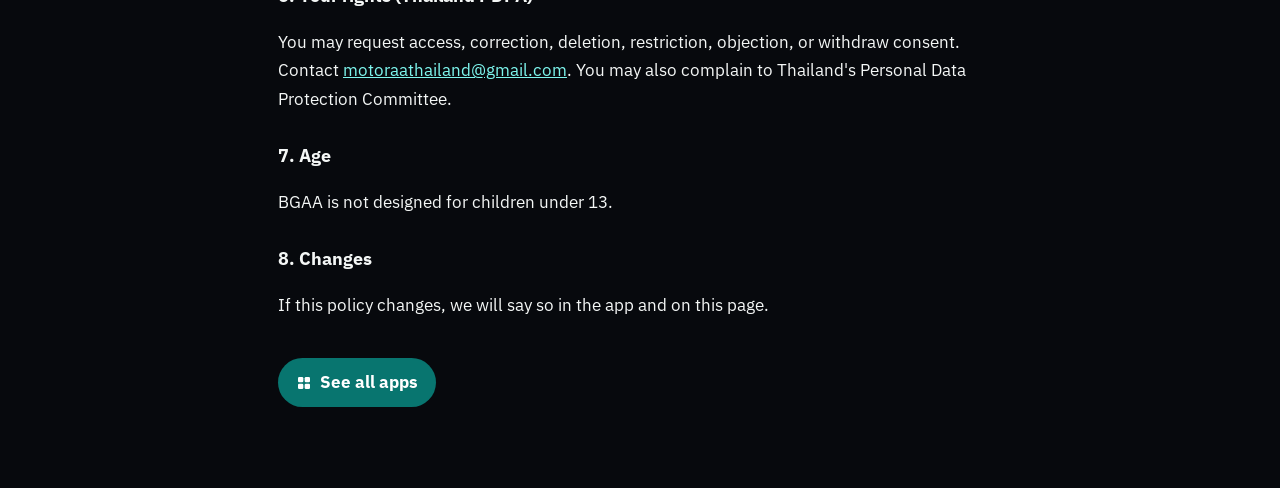
<file: privacy/index.html>
<!doctype html><html lang="th"><head><meta charset="utf-8"><meta name="theme-color" content="#07090d"><meta name="color-scheme" content="dark"><meta name="viewport" content="width=device-width,initial-scale=1"><title>นโยบายความเป็นส่วนตัวของ BGAA · BGAA Privacy Policy</title><meta name="robots" content="index, follow"><link rel="canonical" href="https://motoraathailand.github.io/bgaa-site/privacy/"><link rel="icon" href="../img/bgaa-icon-512.png" type="image/png" sizes="512x512"><link rel="apple-touch-icon" href="../img/bgaa-icon-1024.png"><link rel="stylesheet" href="../css/legal.css"></head><body><div class="wrap"><header><a class="logo" href="https://motoraathailand.github.io/bgaa-site/"><img src="../img/bgaa-icon-512.png" width="28" height="28" alt="">BGAA</a><div class="langs" role="group" aria-label="language"><button type="button" data-l="th" lang="th" aria-pressed="true">ไทย</button><button type="button" data-l="en" lang="en" aria-pressed="false">English</button><button type="button" data-l="ko" lang="ko" aria-pressed="false">한국어</button><button type="button" data-l="zh" lang="zh-Hans" aria-pressed="false">中文</button><button type="button" data-l="hi" lang="hi" aria-pressed="false">हिन्दी</button></div></header><main><section id="s-th" lang="th"><h1>นโยบายความเป็นส่วนตัวของ BGAA</h1><p class="meta">ผู้ให้บริการ: Pornnarai Tananchai · ติดต่อ: <a href="mailto:motoraathailand@gmail.com">motoraathailand@gmail.com</a> · มีผลตั้งแต่: 12 พฤศจิกายน 2569 (2026)</p><p class="small">ใช้กับแอป BGAA (com.motoraa.bgaa) บน Android และ iPhone/iPad · ฉบับภาษาไทยเป็นฉบับหลัก · จัดทำตาม พ.ร.บ.คุ้มครองข้อมูลส่วนบุคคล พ.ศ. 2562 (PDPA)</p><h2>1. สรุปสั้น ๆ</h2><p>BGAA เล่นเพลงต้นฉบับที่ MOTOR AA สร้างขึ้นเอง เราเก็บข้อมูลให้น้อยที่สุด เซิร์ฟเวอร์ของเราเก็บเพียงรหัสบัญชีแบบไม่ระบุตัวตน เครื่องที่คุณเข้าสู่ระบบอยู่ และวันที่เข้าสู่ระบบครั้งแรก เราไม่ขายข้อมูล ไม่ติดตามคุณข้ามแอปหรือเว็บไซต์ ไม่ใช้ Advertising ID ไม่มีเครื่องมือวิเคราะห์หรือรายงานข้อผิดพลาด และไม่ขอสิทธิ์ตำแหน่งหรือรายชื่อติดต่อ</p><h2>2. ข้อมูลที่แอปใช้และอยู่ที่ไหน</h2><ul><li><b>เข้าสู่ระบบด้วย Google หรือ Apple:</b> ผู้ให้บริการยืนยันตัวตนของคุณ ชื่อและอีเมลเก็บในเครื่องของคุณเพื่อแสดงบัญชีเท่านั้น ไม่ได้เก็บบนเซิร์ฟเวอร์ของเรา (Apple อาจให้อีเมลแบบส่งต่อส่วนตัว)</li><li><b>เซิร์ฟเวอร์ของเรา (Cloudflare):</b> รหัสบัญชีแบบไม่ระบุตัวตน (รหัสทางเดียวที่สร้างจากรหัสบัญชีของผู้ให้บริการ) รหัสเครื่องแบบสุ่มของเครื่องที่เข้าสู่ระบบ ผู้ให้บริการที่ใช้เข้าสู่ระบบ และวันที่เข้าสู่ระบบครั้งแรก ใช้เพื่อส่งเพลงให้หนึ่งเครื่องต่อหนึ่งบัญชีเท่านั้น</li><li><b>รายการโปรด เพลงที่เพิ่งเล่น การตั้งค่า และเพลงที่ดาวน์โหลด (Android):</b> เก็บในเครื่องเท่านั้น</li><li><b>คีย์ AI ที่คุณเพิ่มเอง (ไม่บังคับ):</b> เข้ารหัสเก็บในเครื่อง (Android Keystore / iOS Keychain) และส่งไปยังผู้ให้บริการ AI ที่คุณเลือกเท่านั้นเมื่อใช้ฟีเจอร์นั้น</li><li><b>ภาพร้าน (ไม่บังคับ):</b> เมื่อกด "หาเพลงจากรูป" แอปย่อภาพและลบข้อมูลตำแหน่งในเครื่อง แล้วส่งไปยังผู้ให้บริการ AI ที่คุณเลือก (Google Gemini, Groq หรือ OpenRouter) ด้วยคีย์ของคุณเอง แอปไม่เก็บภาพ</li><li><b>การเล่นเพลง:</b> เพลงสตรีมจากเซิร์ฟเวอร์ของเราด้วยลิงก์อายุสั้น เซิร์ฟเวอร์เห็นที่อยู่ IP และคำขอไฟล์ เหมือนการเปิดเว็บทั่วไป แต่เราไม่เก็บไว้เป็นประวัติของคุณ</li><li><b>ความคิดเห็น:</b> ปุ่มส่งความคิดเห็นเปิดแอปอีเมลของคุณ ไม่มีอะไรถูกส่งจนกว่าคุณจะกดส่งเอง</li></ul><h2>3. ผู้ที่ได้รับข้อมูล</h2><p>เราไม่ขายข้อมูลของคุณ ผู้ที่ได้รับข้อมูลมีเพียง Google หรือ Apple (การเข้าสู่ระบบ) Cloudflare (โฮสต์เซิร์ฟเวอร์และไฟล์เพลงของเรา) และผู้ให้บริการ AI ที่คุณเลือก ซึ่งอาจอยู่นอกประเทศไทย เช่น สหรัฐอเมริกา</p><h2>4. การเก็บรักษาและการลบข้อมูล</h2><p>ข้อมูลบนเซิร์ฟเวอร์เก็บไว้ตราบที่คุณยังใช้บัญชี บน iPhone/iPad ลบบัญชีได้ที่ ฉัน → ลบบัญชี (ลบข้อมูลบนเซิร์ฟเวอร์ทันทีและออกจากระบบ) ลบข้อมูลในเครื่องได้ที่ ฉัน → ลบข้อมูลทั้งหมดในโทรศัพท์นี้ หรือถอนการติดตั้งแอป หรือส่งอีเมลขอลบมาที่ <a href="mailto:motoraathailand@gmail.com">motoraathailand@gmail.com</a> ดู <a href="../delete-account/">ลบข้อมูลและบัญชี</a></p><h2>5. เพลงและลิขสิทธิ์</h2><p>เพลงทั้งหมดใน BGAA เป็นเพลงต้นฉบับที่ MOTOR AA สร้างขึ้นเอง และมีเพลงใหม่เพิ่มเข้ามาเรื่อย ๆ หากมีคำถามเขียนมาที่ <a href="mailto:motoraathailand@gmail.com">motoraathailand@gmail.com</a></p><h2>6. สิทธิของคุณ (PDPA)</h2><p>คุณขอเข้าถึง แก้ไข ลบ ระงับ คัดค้าน หรือถอนความยินยอมได้ ติดต่อ <a href="mailto:motoraathailand@gmail.com">motoraathailand@gmail.com</a> และร้องเรียนต่อคณะกรรมการคุ้มครองข้อมูลส่วนบุคคลได้</p><h2>7. อายุ</h2><p>BGAA ไม่ได้ออกแบบมาสำหรับเด็กอายุต่ำกว่า 13 ปี</p><h2>8. การเปลี่ยนแปลง</h2><p>หากนโยบายนี้เปลี่ยน เราจะแจ้งในแอปและในหน้านี้</p><p><a class="allapps" href="https://motoraathailand.github.io/th"><svg viewBox="0 0 24 24" width="16" height="16" aria-hidden="true" fill="currentColor"><rect x="3" y="3" width="8" height="8" rx="2"/><rect x="13" y="3" width="8" height="8" rx="2"/><rect x="3" y="13" width="8" height="8" rx="2"/><rect x="13" y="13" width="8" height="8" rx="2"/></svg>ดูแอปทั้งหมด</a></p></section><section id="s-en" lang="en" hidden><h1>BGAA Privacy Policy</h1><p class="meta">Operator: Pornnarai Tananchai · Contact: <a href="mailto:motoraathailand@gmail.com">motoraathailand@gmail.com</a> · Effective: 12 November 2026</p><p class="small">Applies to the BGAA app (com.motoraa.bgaa) on Android and iPhone/iPad · The Thai version prevails · Prepared under Thailand's Personal Data Protection Act B.E. 2562 (PDPA)</p><h2>1. In short</h2><p>BGAA plays original songs made by MOTOR AA. We keep as little data as possible: our server stores only an anonymous account ID, the device you are signed in on, and the date of your first sign-in. We do not sell data, do not track you across other apps or websites, do not use the advertising ID, have no analytics or crash-reporting tools, and do not ask for location or contacts permission.</p><h2>2. What the app uses, and where it stays</h2><ul><li><b>Sign in with Google or Sign in with Apple:</b> the provider confirms who you are. Your name and email are kept on your device only, to show your account; they are not stored on our server. Apple may give a private relay email.</li><li><b>Our server (Cloudflare):</b> an anonymous account ID (a one-way code made from the provider’s account ID), a random ID for the one device you are signed in on, the sign-in provider, and the date of your first sign-in. Used only to stream songs to one device per account.</li><li><b>Favourites, recent plays, settings and downloaded tracks (Android):</b> stored on your device only.</li><li><b>AI keys you add (optional):</b> stored encrypted on the device (Android Keystore / iOS Keychain) and sent only to the AI provider you chose, when you use that feature.</li><li><b>Photos of your venue (optional):</b> when you tap "Find music from photos", the app shrinks the photos and removes location data on the device, then sends them to the AI provider you chose (Google Gemini, Groq or OpenRouter) using your own key. The app does not keep the photos.</li><li><b>Playing music:</b> songs stream from our server with short-lived links. The server sees your IP address and the file request, as with any web page; we do not keep it as a history about you.</li><li><b>Feedback:</b> the feedback button opens your own email app; nothing is sent until you send it.</li></ul><h2>3. Who receives data</h2><p>We do not sell your data. The only recipients are Google or Apple (sign-in), Cloudflare (hosting our server and song files) and the AI provider you choose. They may be outside Thailand, for example in the USA.</p><h2>4. Storage and deletion</h2><p>Server records are kept while you use your account. On iPhone/iPad, delete your account in Me → Delete account (the server record is deleted at once and you are signed out). Delete the data on the device with Me → Delete all data on this phone, or uninstall the app. You can also ask for deletion at <a href="mailto:motoraathailand@gmail.com">motoraathailand@gmail.com</a>. See <a href="../delete-account/">Delete your data and account</a>.</p><h2>5. Music and copyright</h2><p>Every song in BGAA is an original that MOTOR AA made itself, and new songs keep being added. Questions: <a href="mailto:motoraathailand@gmail.com">motoraathailand@gmail.com</a>.</p><h2>6. Your rights (Thailand PDPA)</h2><p>You may request access, correction, deletion, restriction, objection, or withdraw consent. Contact <a href="mailto:motoraathailand@gmail.com">motoraathailand@gmail.com</a>. You may also complain to Thailand's Personal Data Protection Committee.</p><h2>7. Age</h2><p>BGAA is not designed for children under 13.</p><h2>8. Changes</h2><p>If this policy changes, we will say so in the app and on this page.</p><p><a class="allapps" href="https://motoraathailand.github.io/th"><svg viewBox="0 0 24 24" width="16" height="16" aria-hidden="true" fill="currentColor"><rect x="3" y="3" width="8" height="8" rx="2"/><rect x="13" y="3" width="8" height="8" rx="2"/><rect x="3" y="13" width="8" height="8" rx="2"/><rect x="13" y="13" width="8" height="8" rx="2"/></svg>See all apps</a></p></section><section id="s-ko" lang="ko" hidden><h1>BGAA 개인정보처리방침</h1><p class="meta">운영자: Pornnarai Tananchai · 문의: <a href="mailto:motoraathailand@gmail.com">motoraathailand@gmail.com</a> · 시행일: 2026년 11월 12일</p><p class="small">Android와 iPhone/iPad용 BGAA 앱(com.motoraa.bgaa)에 적용돼요 · 태국어 본이 우선해요 · 태국 개인정보보호법(PDPA) 기준</p><h2>1. 요약</h2><p>BGAA는 MOTOR AA가 직접 만든 오리지널 곡을 재생해요. 데이터는 최소한만 보관해요. 서버에는 익명 계정 ID, 로그인한 기기, 첫 로그인 날짜만 저장돼요. 데이터를 팔지 않고, 다른 앱이나 웹사이트에 걸쳐 추적하지 않으며, 광고 ID·분석 도구·오류 보고 도구를 쓰지 않고, 위치나 연락처 권한도 요청하지 않아요.</p><h2>2. 앱이 쓰는 정보와 보관 위치</h2><ul><li><b>Google 또는 Apple로 로그인:</b> 로그인 제공자가 본인 확인을 해요. 이름과 이메일은 계정 표시용으로 기기에만 저장되고 서버에는 저장되지 않아요. Apple은 비공개 릴레이 이메일을 줄 수 있어요.</li><li><b>서버(Cloudflare):</b> 익명 계정 ID(제공자 계정 ID로 만든 단방향 코드), 로그인한 기기 1대의 무작위 ID, 로그인 제공자, 첫 로그인 날짜. 한 계정당 한 기기로 곡을 보내는 데만 써요.</li><li><b>즐겨찾기, 최근 재생, 설정, 다운로드한 곡(Android):</b> 기기에만 저장돼요.</li><li><b>직접 추가한 AI 키(선택):</b> 기기에 암호화해 저장(Android Keystore / iOS Keychain)하고, 그 기능을 쓸 때 고른 AI 제공자에게만 보내요.</li><li><b>매장 사진(선택):</b> "사진으로 음악 찾기"를 누르면 기기에서 사진을 줄이고 위치 정보를 지운 뒤, 직접 고른 AI 제공자(Google Gemini, Groq, OpenRouter)에 본인 키로 보내요. 앱은 사진을 보관하지 않아요.</li><li><b>음악 재생:</b> 곡은 짧은 시간만 유효한 링크로 서버에서 스트리밍돼요. 일반 웹페이지처럼 서버가 IP 주소와 파일 요청을 보지만, 개인 기록으로 보관하지 않아요.</li><li><b>의견 보내기:</b> 내 이메일 앱이 열리고, 직접 보내기 전에는 아무것도 전송되지 않아요.</li></ul><h2>3. 정보를 받는 곳</h2><p>데이터를 팔지 않아요. 받는 곳은 Google 또는 Apple(로그인), Cloudflare(서버와 곡 파일 호스팅), 직접 고른 AI 제공자뿐이며, 미국 등 태국 밖에 있을 수 있어요.</p><h2>4. 보관과 삭제</h2><p>서버 기록은 계정을 쓰는 동안 보관돼요. iPhone/iPad에서는 나 → 계정 삭제로 계정을 지울 수 있어요(서버 기록이 즉시 삭제되고 로그아웃돼요). 기기 데이터는 나 → 이 휴대폰의 모든 데이터 삭제 또는 앱 삭제로 지워요. <a href="mailto:motoraathailand@gmail.com">motoraathailand@gmail.com</a>로 삭제를 요청할 수도 있어요. <a href="../delete-account/">데이터와 계정 삭제</a> 참고.</p><h2>5. 음악과 저작권</h2><p>BGAA의 모든 곡은 MOTOR AA가 직접 제작한 오리지널이고, 새 노래가 계속 추가돼요. 문의: <a href="mailto:motoraathailand@gmail.com">motoraathailand@gmail.com</a></p><h2>6. 이용자 권리(태국 PDPA)</h2><p>열람, 정정, 삭제, 처리 제한, 반대, 동의 철회를 요청할 수 있어요. 문의 <a href="mailto:motoraathailand@gmail.com">motoraathailand@gmail.com</a>. 태국 개인정보보호위원회에 민원을 낼 수도 있어요.</p><h2>7. 연령</h2><p>BGAA는 13세 미만 어린이를 위해 만든 앱이 아니에요.</p><h2>8. 변경</h2><p>이 방침이 바뀌면 앱과 이 페이지에서 알려 드려요.</p><p><a class="allapps" href="https://motoraathailand.github.io/th"><svg viewBox="0 0 24 24" width="16" height="16" aria-hidden="true" fill="currentColor"><rect x="3" y="3" width="8" height="8" rx="2"/><rect x="13" y="3" width="8" height="8" rx="2"/><rect x="3" y="13" width="8" height="8" rx="2"/><rect x="13" y="13" width="8" height="8" rx="2"/></svg>모든 앱 보기</a></p></section><section id="s-zh" lang="zh-Hans" hidden><h1>BGAA 隐私政策</h1><p class="meta">运营者：Pornnarai Tananchai · 联系：<a href="mailto:motoraathailand@gmail.com">motoraathailand@gmail.com</a> · 生效日期：2026 年 11 月 12 日</p><p class="small">适用于 Android 和 iPhone/iPad 上的 BGAA 应用（com.motoraa.bgaa）· 以泰文版本为准 · 依据泰国《个人数据保护法》（PDPA）</p><h2>1. 简要说明</h2><p>BGAA 播放 MOTOR AA 自行创作的原创歌曲。我们尽量少保留数据：服务器只保存匿名账户 ID、您登录的设备以及首次登录日期。我们不出售数据，不跨其他应用或网站跟踪您，不使用广告标识符，没有分析或崩溃报告工具，也不请求位置或通讯录权限。</p><h2>2. 应用使用的数据及其存放位置</h2><ul><li><b>通过 Google 或 Apple 登录：</b>由登录提供方确认您的身份。您的姓名和电子邮件只保存在设备上用于显示账户，不保存在我们的服务器上。Apple 可能提供私密中转邮箱。</li><li><b>我们的服务器（Cloudflare）：</b>匿名账户 ID（由提供方账户 ID 生成的单向代码）、所登录的那一台设备的随机 ID、登录提供方以及首次登录日期。仅用于按每个账户一台设备的方式传送歌曲。</li><li><b>收藏、最近播放、设置以及下载的歌曲（Android）：</b>只保存在设备上。</li><li><b>您自行添加的 AI 密钥（可选）：</b>加密保存在设备上（Android Keystore / iOS 钥匙串），仅在使用该功能时发送给您选择的 AI 提供方。</li><li><b>店铺照片（可选）：</b>点按“用照片找音乐”时，应用会在设备上缩小照片并删除位置信息，然后用您自己的密钥发送给您选择的 AI 提供方（Google Gemini、Groq 或 OpenRouter）。应用不保留照片。</li><li><b>播放音乐：</b>歌曲通过短时有效的链接从我们的服务器串流。与访问任何网页一样，服务器会看到您的 IP 地址和文件请求，但我们不会将其保存为您的记录。</li><li><b>反馈：</b>反馈按钮会打开您的邮件应用，在您亲自发送之前不会发送任何内容。</li></ul><h2>3. 数据接收方</h2><p>我们不出售您的数据。接收方仅有 Google 或 Apple（登录）、Cloudflare（托管我们的服务器和歌曲文件）以及您选择的 AI 提供方，它们可能位于泰国境外，例如美国。</p><h2>4. 保存与删除</h2><p>服务器记录在您使用账户期间保留。在 iPhone/iPad 上，可在“我的”→“删除账户”中删除账户（服务器记录立即删除并退出登录）。可通过“我的”→“删除这部手机上的所有数据”或卸载应用删除设备上的数据。也可发送邮件至 <a href="mailto:motoraathailand@gmail.com">motoraathailand@gmail.com</a> 申请删除。参见<a href="../delete-account/">删除数据和账户</a>。</p><h2>5. 音乐与版权</h2><p>BGAA 的所有歌曲都是 MOTOR AA 自行创作的原创作品，新歌持续增加。问题请联系 <a href="mailto:motoraathailand@gmail.com">motoraathailand@gmail.com</a>。</p><h2>6. 您的权利（泰国 PDPA）</h2><p>您可以申请访问、更正、删除、限制处理、反对处理或撤回同意。联系 <a href="mailto:motoraathailand@gmail.com">motoraathailand@gmail.com</a>。您也可以向泰国个人数据保护委员会投诉。</p><h2>7. 年龄</h2><p>BGAA 并非为 13 岁以下儿童设计。</p><h2>8. 变更</h2><p>如本政策发生变更，我们会在应用和本页面中说明。</p><p><a class="allapps" href="https://motoraathailand.github.io/th"><svg viewBox="0 0 24 24" width="16" height="16" aria-hidden="true" fill="currentColor"><rect x="3" y="3" width="8" height="8" rx="2"/><rect x="13" y="3" width="8" height="8" rx="2"/><rect x="3" y="13" width="8" height="8" rx="2"/><rect x="13" y="13" width="8" height="8" rx="2"/></svg>查看全部应用</a></p></section><section id="s-hi" lang="hi" hidden><h1>BGAA गोपनीयता नीति</h1><p class="meta">संचालक: Pornnarai Tananchai · संपर्क: <a href="mailto:motoraathailand@gmail.com">motoraathailand@gmail.com</a> · प्रभावी: 12 नवंबर 2026</p><p class="small">Android और iPhone/iPad पर BGAA ऐप (com.motoraa.bgaa) पर लागू · थाई संस्करण मान्य होगा · थाईलैंड के व्यक्तिगत डेटा संरक्षण अधिनियम (PDPA) के अनुसार</p><h2>1. संक्षेप में</h2><p>BGAA, MOTOR AA द्वारा स्वयं बनाए गए मूल गाने बजाता है। हम कम से कम डेटा रखते हैं: हमारे सर्वर पर केवल एक अनाम खाता ID, वह डिवाइस जिस पर आप साइन इन हैं, और आपके पहले साइन इन की तारीख रहती है। हम डेटा नहीं बेचते, दूसरे ऐप या वेबसाइटों पर आपको ट्रैक नहीं करते, विज्ञापन ID, एनालिटिक्स या क्रैश-रिपोर्टिंग टूल का उपयोग नहीं करते, और स्थान या संपर्क की अनुमति नहीं माँगते।</p><h2>2. ऐप क्या उपयोग करता है और वह कहाँ रहता है</h2><ul><li><b>Google या Apple से साइन इन:</b> प्रदाता आपकी पहचान की पुष्टि करता है। आपका नाम और ईमेल खाता दिखाने के लिए केवल डिवाइस पर रहते हैं; हमारे सर्वर पर नहीं रखे जाते। Apple निजी रिले ईमेल दे सकता है।</li><li><b>हमारा सर्वर (Cloudflare):</b> एक अनाम खाता ID (प्रदाता के खाता ID से बना एकतरफ़ा कोड), साइन-इन किए गए एक डिवाइस का यादृच्छिक ID, साइन-इन प्रदाता, और पहले साइन इन की तारीख। इसका उपयोग केवल प्रति खाता एक डिवाइस पर गाने भेजने के लिए होता है।</li><li><b>पसंदीदा, हाल में चलाए गए गाने, सेटिंग्स और डाउनलोड किए गए गाने (Android):</b> केवल डिवाइस पर।</li><li><b>आपकी जोड़ी गई AI कुंजियाँ (वैकल्पिक):</b> डिवाइस पर एन्क्रिप्ट करके रखी जाती हैं (Android Keystore / iOS Keychain) और उस सुविधा का उपयोग करने पर केवल आपके चुने AI प्रदाता को भेजी जाती हैं।</li><li><b>आपकी जगह की फ़ोटो (वैकल्पिक):</b> "फ़ोटो से संगीत खोजें" दबाने पर ऐप डिवाइस पर फ़ोटो छोटी करता है और स्थान डेटा हटाता है, फिर आपकी अपनी कुंजी से आपके चुने AI प्रदाता (Google Gemini, Groq या OpenRouter) को भेजता है। ऐप फ़ोटो नहीं रखता।</li><li><b>संगीत चलाना:</b> गाने अल्पकालिक लिंक से हमारे सर्वर से स्ट्रीम होते हैं। किसी भी वेब पेज की तरह सर्वर आपका IP पता और फ़ाइल अनुरोध देखता है, पर हम इसे आपके इतिहास के रूप में नहीं रखते।</li><li><b>प्रतिक्रिया:</b> प्रतिक्रिया बटन आपका ईमेल ऐप खोलता है; जब तक आप भेजें नहीं, कुछ नहीं भेजा जाता।</li></ul><h2>3. डेटा किसे मिलता है</h2><p>हम आपका डेटा नहीं बेचते। प्राप्तकर्ता केवल Google या Apple (साइन इन), Cloudflare (हमारा सर्वर और गानों की फ़ाइलें होस्ट करना) और आपका चुना AI प्रदाता हैं, जो थाईलैंड के बाहर, जैसे अमेरिका में, हो सकते हैं।</p><h2>4. भंडारण और हटाना</h2><p>सर्वर रिकॉर्ड तब तक रखे जाते हैं जब तक आप खाता उपयोग करते हैं। iPhone/iPad पर मेरा → खाता हटाएँ से खाता हटाएँ (सर्वर रिकॉर्ड तुरंत हटता है और आप साइन आउट हो जाते हैं)। डिवाइस का डेटा मेरा → इस फ़ोन का सारा डेटा हटाएँ से या ऐप अनइंस्टॉल करके हटाएँ। आप <a href="mailto:motoraathailand@gmail.com">motoraathailand@gmail.com</a> पर हटाने का अनुरोध भी कर सकते हैं। देखें <a href="../delete-account/">अपना डेटा और खाता हटाएँ</a>।</p><h2>5. संगीत और कॉपीराइट</h2><p>BGAA के सभी गाने MOTOR AA द्वारा स्वयं बनाए गए मूल गाने हैं, और नए गाने लगातार जुड़ते रहते हैं। प्रश्न: <a href="mailto:motoraathailand@gmail.com">motoraathailand@gmail.com</a></p><h2>6. आपके अधिकार (थाईलैंड PDPA)</h2><p>आप पहुँच, सुधार, हटाने, प्रतिबंध, आपत्ति या सहमति वापस लेने का अनुरोध कर सकते हैं। संपर्क <a href="mailto:motoraathailand@gmail.com">motoraathailand@gmail.com</a>। आप थाईलैंड की व्यक्तिगत डेटा संरक्षण समिति से शिकायत भी कर सकते हैं।</p><h2>7. आयु</h2><p>BGAA 13 वर्ष से कम उम्र के बच्चों के लिए नहीं बनाया गया है।</p><h2>8. बदलाव</h2><p>यदि यह नीति बदलती है, तो हम ऐप और इस पेज पर बताएँगे।</p><p><a class="allapps" href="https://motoraathailand.github.io/th"><svg viewBox="0 0 24 24" width="16" height="16" aria-hidden="true" fill="currentColor"><rect x="3" y="3" width="8" height="8" rx="2"/><rect x="13" y="3" width="8" height="8" rx="2"/><rect x="3" y="13" width="8" height="8" rx="2"/><rect x="13" y="13" width="8" height="8" rx="2"/></svg>सभी ऐप देखें</a></p></section></main></div><script>(function(){var L=['th','en','ko','zh','hi'],H={th:'th',en:'en',ko:'ko',zh:'zh-Hans',hi:'hi'};function pick(){var m=/[?&]lang=(\w\w)/.exec(location.search),s=null;try{s=localStorage.getItem('lang')}catch(e){}var b=String((navigator.languages&&navigator.languages[0])||navigator.language||'en').slice(0,2).toLowerCase();var c=m&&m[1]||s||b;return L.indexOf(c)>=0?c:'en'}
function show(l){L.forEach(function(x){var e=document.getElementById('s-'+x);if(e)e.hidden=x!==l;});document.documentElement.lang=H[l];[].forEach.call(document.querySelectorAll('.langs button'),function(b){b.setAttribute('aria-pressed',b.dataset.l===l?'true':'false')});try{localStorage.setItem('lang',l)}catch(e){}}
[].forEach.call(document.querySelectorAll('.langs button'),function(b){b.addEventListener('click',function(){show(b.dataset.l)})});show(pick())})();</script></body></html>
</file>
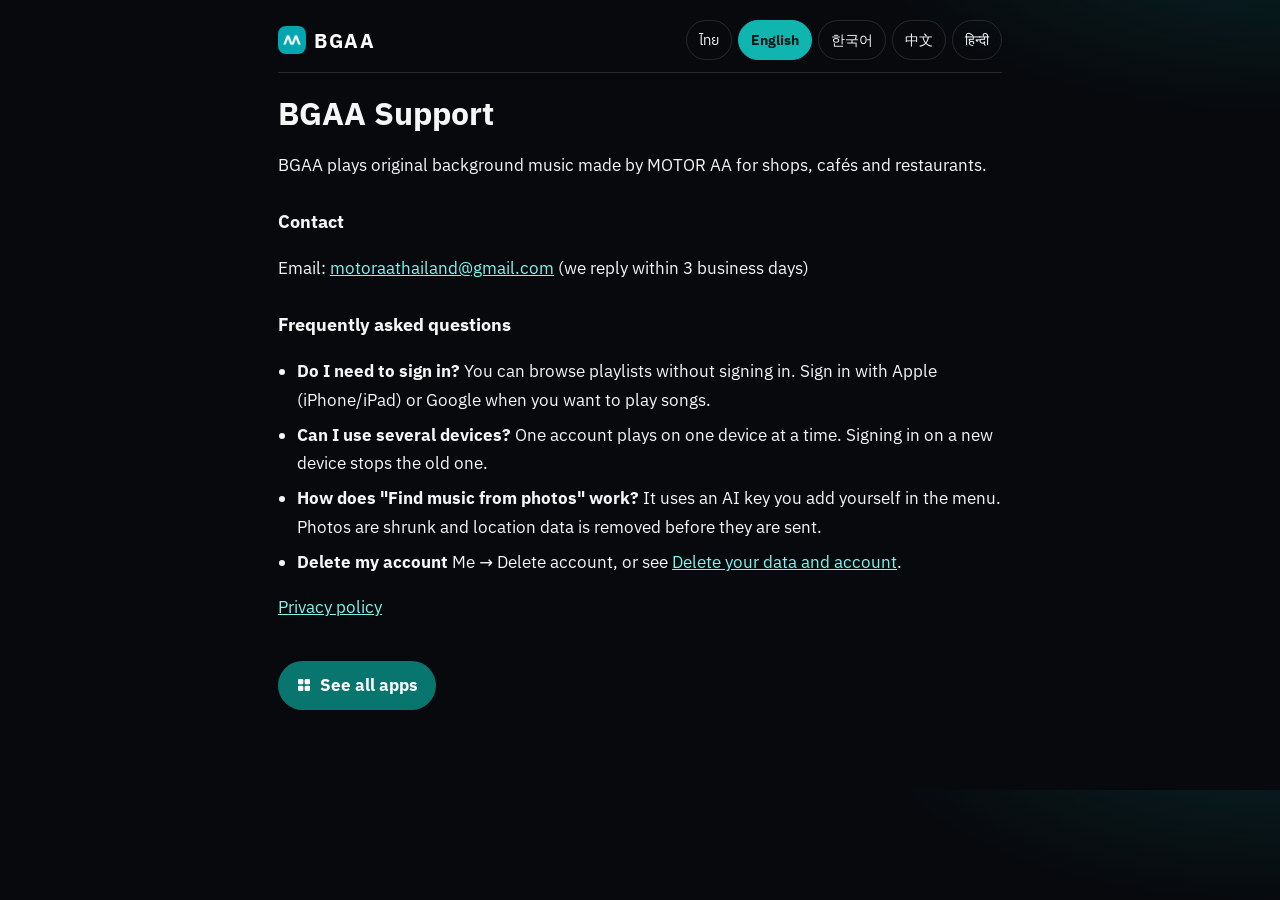
<file: support/index.html>
<!doctype html><html lang="th"><head><meta charset="utf-8"><meta name="theme-color" content="#07090d"><meta name="color-scheme" content="dark"><meta name="viewport" content="width=device-width,initial-scale=1"><title>ช่วยเหลือ BGAA · BGAA Support</title><meta name="robots" content="index, follow"><link rel="canonical" href="https://motoraathailand.github.io/bgaa-site/support/"><link rel="icon" href="../img/bgaa-icon-512.png" type="image/png" sizes="512x512"><link rel="apple-touch-icon" href="../img/bgaa-icon-1024.png"><link rel="stylesheet" href="../css/legal.css"></head><body><div class="wrap"><header><a class="logo" href="https://motoraathailand.github.io/bgaa-site/"><img src="../img/bgaa-icon-512.png" width="28" height="28" alt="">BGAA</a><div class="langs" role="group" aria-label="language"><button type="button" data-l="th" lang="th" aria-pressed="true">ไทย</button><button type="button" data-l="en" lang="en" aria-pressed="false">English</button><button type="button" data-l="ko" lang="ko" aria-pressed="false">한국어</button><button type="button" data-l="zh" lang="zh-Hans" aria-pressed="false">中文</button><button type="button" data-l="hi" lang="hi" aria-pressed="false">हिन्दी</button></div></header><main><section id="s-th" lang="th"><h1>ช่วยเหลือ BGAA</h1><p>BGAA เปิดเพลงคลอต้นฉบับที่ MOTOR AA สร้างขึ้นเองสำหรับร้านค้า คาเฟ่ และร้านอาหาร</p><h2>ติดต่อ</h2><p>อีเมล: <a href="mailto:motoraathailand@gmail.com">motoraathailand@gmail.com</a> (ตอบภายใน 3 วันทำการ)</p><h2>คำถามที่พบบ่อย</h2><ul><li><b>ต้องเข้าสู่ระบบไหม</b> ดูเพลย์ลิสต์ได้โดยไม่ต้องเข้าสู่ระบบ ต้องเข้าสู่ระบบด้วย Apple (iPhone/iPad) หรือ Google เมื่อจะเล่นเพลง</li><li><b>ใช้หลายเครื่องได้ไหม</b> หนึ่งบัญชีเล่นได้ทีละหนึ่งเครื่อง เข้าสู่ระบบที่เครื่องใหม่แล้วเครื่องเดิมจะหยุด</li><li><b>หาเพลงจากรูปทำงานอย่างไร</b> ใช้คีย์ AI ที่คุณเพิ่มเองในเมนู ภาพถูกย่อและลบตำแหน่งก่อนส่ง</li><li><b>ลบบัญชี</b> ฉัน → ลบบัญชี หรือดู <a href="../delete-account/">ลบข้อมูลและบัญชี</a></li></ul><p><a href="../privacy/">นโยบายความเป็นส่วนตัว</a></p><p><a class="allapps" href="https://motoraathailand.github.io/th"><svg viewBox="0 0 24 24" width="16" height="16" aria-hidden="true" fill="currentColor"><rect x="3" y="3" width="8" height="8" rx="2"/><rect x="13" y="3" width="8" height="8" rx="2"/><rect x="3" y="13" width="8" height="8" rx="2"/><rect x="13" y="13" width="8" height="8" rx="2"/></svg>ดูแอปทั้งหมด</a></p></section><section id="s-en" lang="en" hidden><h1>BGAA Support</h1><p>BGAA plays original background music made by MOTOR AA for shops, cafés and restaurants.</p><h2>Contact</h2><p>Email: <a href="mailto:motoraathailand@gmail.com">motoraathailand@gmail.com</a> (we reply within 3 business days)</p><h2>Frequently asked questions</h2><ul><li><b>Do I need to sign in?</b> You can browse playlists without signing in. Sign in with Apple (iPhone/iPad) or Google when you want to play songs.</li><li><b>Can I use several devices?</b> One account plays on one device at a time. Signing in on a new device stops the old one.</li><li><b>How does "Find music from photos" work?</b> It uses an AI key you add yourself in the menu. Photos are shrunk and location data is removed before they are sent.</li><li><b>Delete my account</b> Me → Delete account, or see <a href="../delete-account/">Delete your data and account</a>.</li></ul><p><a href="../privacy/">Privacy policy</a></p><p><a class="allapps" href="https://motoraathailand.github.io/th"><svg viewBox="0 0 24 24" width="16" height="16" aria-hidden="true" fill="currentColor"><rect x="3" y="3" width="8" height="8" rx="2"/><rect x="13" y="3" width="8" height="8" rx="2"/><rect x="3" y="13" width="8" height="8" rx="2"/><rect x="13" y="13" width="8" height="8" rx="2"/></svg>See all apps</a></p></section><section id="s-ko" lang="ko" hidden><h1>BGAA 고객 지원</h1><p>BGAA는 MOTOR AA가 매장, 카페, 식당을 위해 직접 만든 오리지널 배경음악을 재생해요.</p><h2>문의</h2><p>이메일: <a href="mailto:motoraathailand@gmail.com">motoraathailand@gmail.com</a> (영업일 3일 안에 답장)</p><h2>자주 묻는 질문</h2><ul><li><b>로그인이 필요한가요?</b> 플레이리스트는 로그인 없이 볼 수 있어요. 곡을 재생할 때 Apple(iPhone/iPad) 또는 Google로 로그인해요.</li><li><b>여러 기기에서 쓸 수 있나요?</b> 한 계정은 한 번에 한 기기에서 재생돼요. 새 기기에서 로그인하면 이전 기기는 멈춰요.</li><li><b>사진으로 음악 찾기는 어떻게 작동하나요?</b> 메뉴에서 직접 추가한 AI 키를 써요. 사진은 줄이고 위치 정보를 지운 뒤 보내요.</li><li><b>계정 삭제</b> 나 → 계정 삭제, 또는 <a href="../delete-account/">데이터와 계정 삭제</a> 참고.</li></ul><p><a href="../privacy/">개인정보처리방침</a></p><p><a class="allapps" href="https://motoraathailand.github.io/th"><svg viewBox="0 0 24 24" width="16" height="16" aria-hidden="true" fill="currentColor"><rect x="3" y="3" width="8" height="8" rx="2"/><rect x="13" y="3" width="8" height="8" rx="2"/><rect x="3" y="13" width="8" height="8" rx="2"/><rect x="13" y="13" width="8" height="8" rx="2"/></svg>모든 앱 보기</a></p></section><section id="s-zh" lang="zh-Hans" hidden><h1>BGAA 支持</h1><p>BGAA 播放 MOTOR AA 为商店、咖啡馆和餐厅自行创作的原创背景音乐。</p><h2>联系我们</h2><p>电子邮件：<a href="mailto:motoraathailand@gmail.com">motoraathailand@gmail.com</a>（3 个工作日内回复）</p><h2>常见问题</h2><ul><li><b>需要登录吗？</b>无需登录即可浏览歌单。播放歌曲时需通过 Apple（iPhone/iPad）或 Google 登录。</li><li><b>可以在多台设备上使用吗？</b>一个账户同一时间只能在一台设备上播放。在新设备上登录后，旧设备会停止播放。</li><li><b>“用照片找音乐”如何工作？</b>使用您在菜单中自行添加的 AI 密钥。照片在发送前会被缩小并删除位置信息。</li><li><b>删除账户</b>“我的”→“删除账户”，或参见<a href="../delete-account/">删除数据和账户</a>。</li></ul><p><a href="../privacy/">隐私政策</a></p><p><a class="allapps" href="https://motoraathailand.github.io/th"><svg viewBox="0 0 24 24" width="16" height="16" aria-hidden="true" fill="currentColor"><rect x="3" y="3" width="8" height="8" rx="2"/><rect x="13" y="3" width="8" height="8" rx="2"/><rect x="3" y="13" width="8" height="8" rx="2"/><rect x="13" y="13" width="8" height="8" rx="2"/></svg>查看全部应用</a></p></section><section id="s-hi" lang="hi" hidden><h1>BGAA सहायता</h1><p>BGAA दुकानों, कैफ़े और रेस्टोरेंट के लिए MOTOR AA द्वारा बनाया गया मूल बैकग्राउंड म्यूज़िक बजाता है।</p><h2>संपर्क</h2><p>ईमेल: <a href="mailto:motoraathailand@gmail.com">motoraathailand@gmail.com</a> (3 कार्यदिवसों में जवाब)</p><h2>अक्सर पूछे जाने वाले प्रश्न</h2><ul><li><b>क्या साइन इन ज़रूरी है?</b> प्लेलिस्ट बिना साइन इन किए देख सकते हैं। गाने बजाने के लिए Apple (iPhone/iPad) या Google से साइन इन करें।</li><li><b>क्या कई डिवाइस पर उपयोग कर सकते हैं?</b> एक खाता एक समय में एक डिवाइस पर बजता है। नए डिवाइस पर साइन इन करने से पुराना रुक जाता है।</li><li><b>"फ़ोटो से संगीत खोजें" कैसे काम करता है?</b> यह मेनू में आपकी जोड़ी गई AI कुंजी का उपयोग करता है। भेजने से पहले फ़ोटो छोटी की जाती है और स्थान डेटा हटाया जाता है।</li><li><b>खाता हटाएँ</b> मेरा → खाता हटाएँ, या देखें <a href="../delete-account/">अपना डेटा और खाता हटाएँ</a>।</li></ul><p><a href="../privacy/">गोपनीयता नीति</a></p><p><a class="allapps" href="https://motoraathailand.github.io/th"><svg viewBox="0 0 24 24" width="16" height="16" aria-hidden="true" fill="currentColor"><rect x="3" y="3" width="8" height="8" rx="2"/><rect x="13" y="3" width="8" height="8" rx="2"/><rect x="3" y="13" width="8" height="8" rx="2"/><rect x="13" y="13" width="8" height="8" rx="2"/></svg>सभी ऐप देखें</a></p></section></main></div><script>(function(){var L=['th','en','ko','zh','hi'],H={th:'th',en:'en',ko:'ko',zh:'zh-Hans',hi:'hi'};function pick(){var m=/[?&]lang=(\w\w)/.exec(location.search),s=null;try{s=localStorage.getItem('lang')}catch(e){}var b=String((navigator.languages&&navigator.languages[0])||navigator.language||'en').slice(0,2).toLowerCase();var c=m&&m[1]||s||b;return L.indexOf(c)>=0?c:'en'}
function show(l){L.forEach(function(x){var e=document.getElementById('s-'+x);if(e)e.hidden=x!==l;});document.documentElement.lang=H[l];[].forEach.call(document.querySelectorAll('.langs button'),function(b){b.setAttribute('aria-pressed',b.dataset.l===l?'true':'false')});try{localStorage.setItem('lang',l)}catch(e){}}
[].forEach.call(document.querySelectorAll('.langs button'),function(b){b.addEventListener('click',function(){show(b.dataset.l)})});show(pick())})();</script></body></html>
</file>
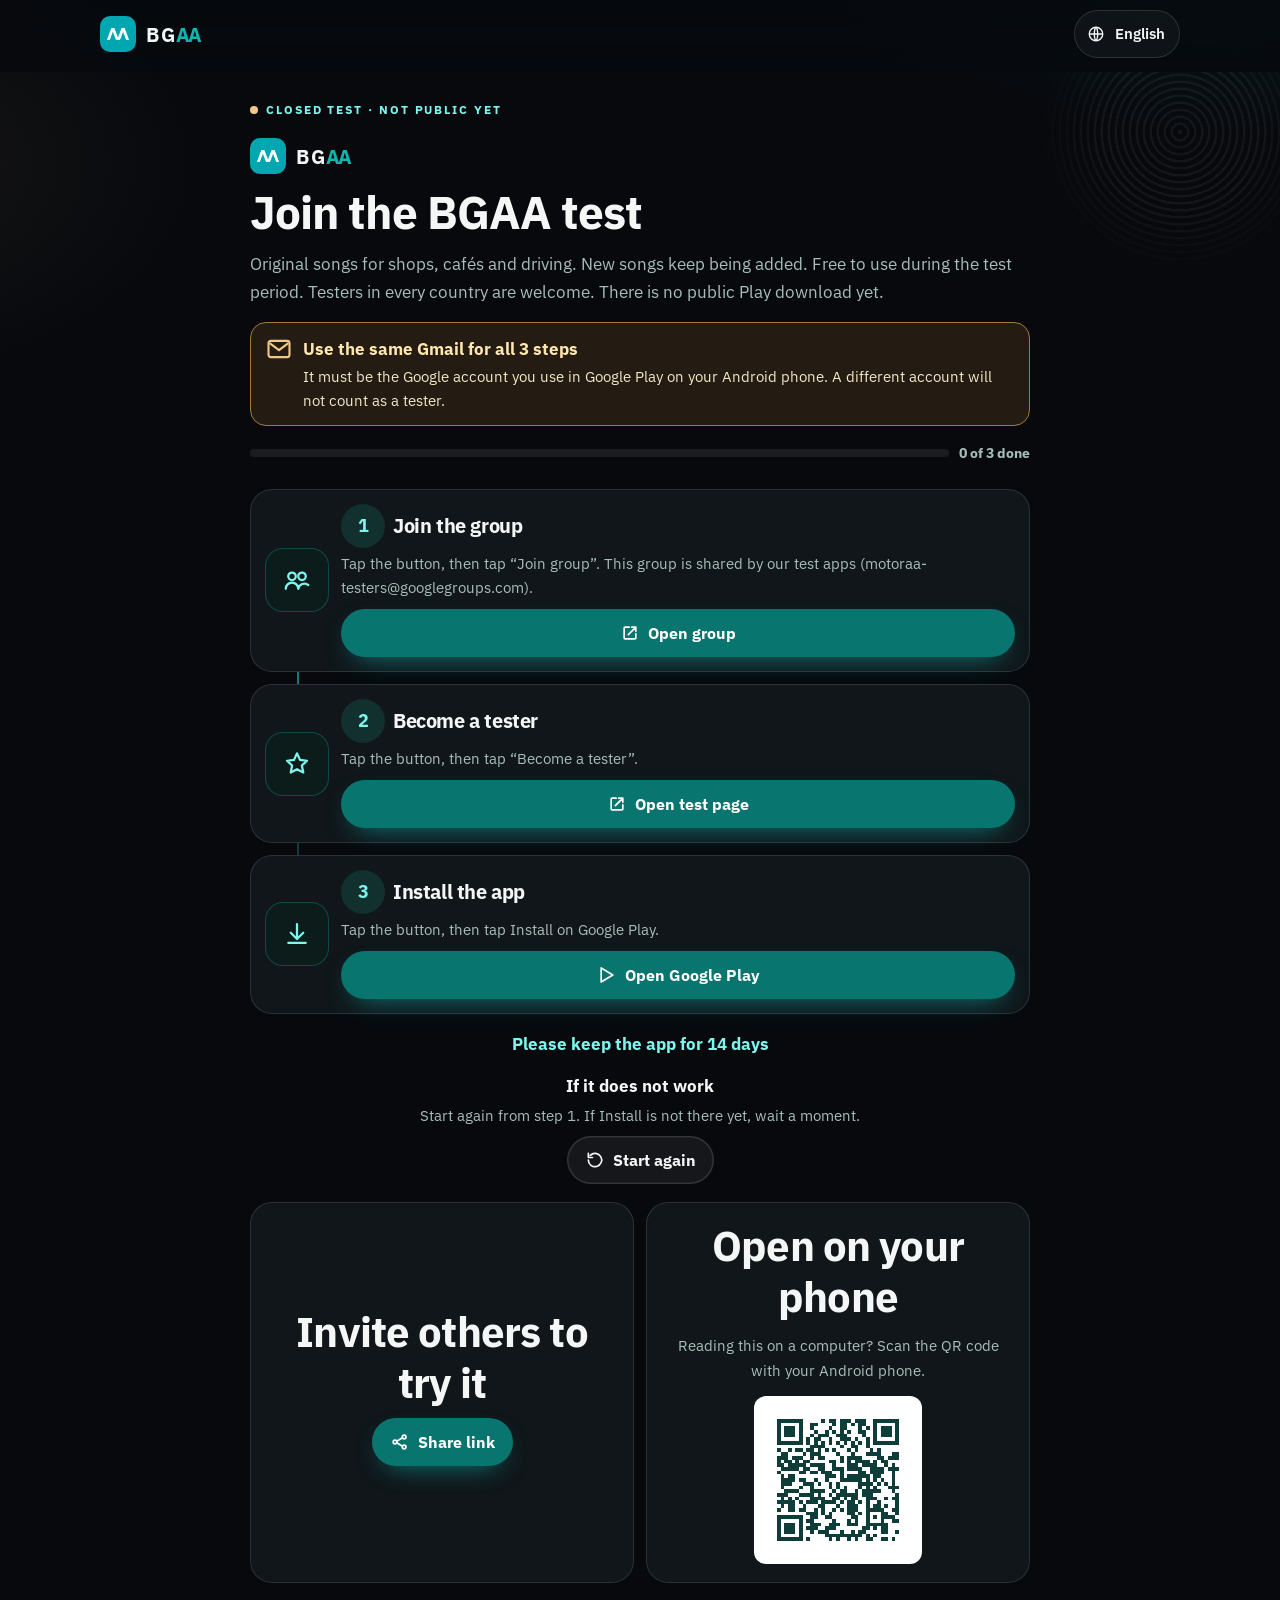
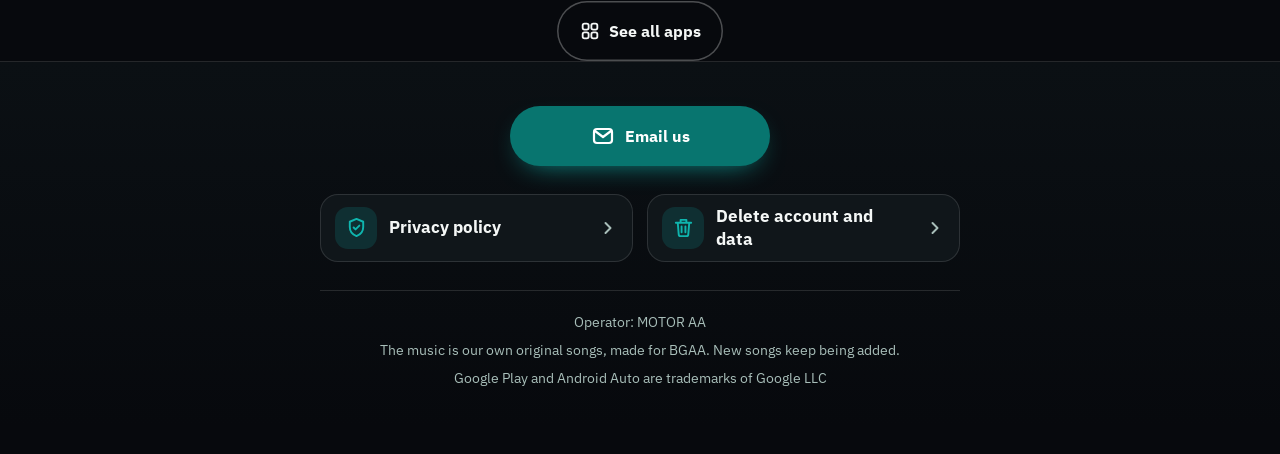
<file: join.html>
<!doctype html>
<html lang="th" data-lang="th">
<head>
<meta charset="utf-8">
<meta name="viewport" content="width=device-width, initial-scale=1, viewport-fit=cover">
<title>ร่วมทดสอบ BGAA บน Android ใน 3 ขั้นตอน</title>
<meta name="description" content="ร่วมทดสอบ BGAA แบบปิดบน Android: เข้ากลุ่ม Google Group, กดเป็นผู้ทดสอบ, แล้วติดตั้งจาก Google Play ผู้ทดสอบจากทุกประเทศยินดีต้อนรับ">
<meta name="robots" content="index, follow">
<meta name="theme-color" content="#07090d">
<meta name="color-scheme" content="dark">
<link rel="canonical" href="https://motoraathailand.github.io/bgaa-site/join.html">
<meta property="og:type" content="website">
<meta property="og:site_name" content="BGAA">
<meta property="og:title" content="ร่วมทดสอบ BGAA บน Android ใน 3 ขั้นตอน">
<meta property="og:description" content="ร่วมทดสอบ BGAA แบบปิดบน Android สามขั้นตอน ใช้ Gmail เดียวกัน ผู้ทดสอบจากทุกประเทศ">
<meta property="og:url" content="https://motoraathailand.github.io/bgaa-site/join.html">
<meta property="og:image" content="https://motoraathailand.github.io/bgaa-site/img/bgaa-icon-512.png">
<meta name="twitter:card" content="summary">
<meta name="twitter:title" content="ร่วมทดสอบ BGAA บน Android ใน 3 ขั้นตอน">
<meta name="twitter:description" content="เข้ากลุ่ม Google Group, กดเป็นผู้ทดสอบ, แล้วติดตั้งจาก Google Play">
<link rel="icon" href="img/bgaa-icon-512.png" type="image/png" sizes="512x512">
<link rel="apple-touch-icon" href="img/bgaa-icon-1024.png">
<script>
(function(){var L=['th','en','ko','zh','hi'],l='en',x=0,d=document.documentElement,s=null,m=null,a=[],p='',i;try{m=/[?&]lang=([a-z]{2})/i.exec(location.search)}catch(e){}try{s=localStorage.getItem('lang')}catch(e){}try{a=(navigator.languages&&navigator.languages.length)?navigator.languages:[navigator.language||'']}catch(e){}if(m&&L.indexOf(m[1].toLowerCase())>-1){l=m[1].toLowerCase();x=1}else if(s&&L.indexOf(s)>-1){l=s;x=1}else for(i=0;i<a.length;i++){p=String(a[i]||'').toLowerCase().split(/[-_]/)[0];if(L.indexOf(p)>-1){l=p;break}}window.__L=l;window.__LX=x;d.lang=l==='zh'?'zh-Hans':l;d.setAttribute('data-lang',l);if(l!=='th')d.classList.add('pl')})();
</script>
<link rel="stylesheet" href="css/site.css?v=99e18312a8">
</head>
<body data-page="join">
<a class="skip" href="#steps" data-t="skip">ข้ามไปยังขั้นตอน</a>
<header class="hd" id="hd">
  <div class="hd-in">
    <a class="logo" href="./" data-int data-aria="homeAria" aria-label="หน้าแรก BGAA"><img src="img/bgaa-icon-512.png" width="36" height="36" alt=""><span class="wm">BG<span class="aa">AA</span></span></a>
    <div class="hd-r">
      <label class="lang"><svg viewBox="0 0 24 24" aria-hidden="true"><circle cx="12" cy="12" r="9"/><path d="M3 12h18M12 3c3 3.2 3 14.8 0 18M12 3c-3 3.2-3 14.8 0 18"/></svg>
        <span class="sr" data-t="langLabel">ภาษา</span>
        <select id="lang" data-aria="langLabel" aria-label="ภาษา"><option value="th">ไทย</option><option value="en">English</option><option value="ko">한국어</option><option value="zh">中文</option><option value="hi">हिन्दी</option></select>
      </label>
    </div>
  </div>
  <div class="progress" aria-hidden="true"><i id="scrollBar"></i></div>
</header>
<main id="main">
<section class="jhero">
  <div class="wrap">
    <p class="kicker"><i class="dot" aria-hidden="true"></i><span data-t="pill">ทดสอบแบบปิด · ยังไม่เปิดสาธารณะ</span></p>
    <div class="logo"><img src="img/bgaa-icon-512.png" width="36" height="36" alt=""><span class="wm">BG<span class="aa">AA</span></span></div>
    <h1 data-t="h1">ร่วมทดสอบ BGAA</h1>
    <p class="jsub" data-t="jsub">เพลงต้น⁠ฉบับสำหรับร้าน คาเฟ่ และการขับขี่ มีเพลงใหม่เพิ่มอยู่เรื่อย ๆ ใช้งานฟรีในช่วงทดสอบ ยินดีต้อนรับผู้ทดสอบจากทุกประเทศ ยังไม่เปิดให้ดาวน์โหลดจาก Play แบบสาธารณะ</p>
    <div class="gmail" role="note">
      <svg viewBox="0 0 24 24" aria-hidden="true"><rect x="3" y="5" width="18" height="14" rx="2"/><path d="M4 7l8 6 8-6"/></svg>
      <div><b data-t="gm">ใช้ Gmail เดียวกันทั้ง 3 ขั้นตอน</b><span data-t="gmD">ต้องเป็นบัญชี Google เดียวกับที่ใช้ใน Google Play บนโทรศัพท์ Android ของคุณ ถ้าคนละบัญชี จะไม่ถูกนับเป็นผู้ทดสอบ</span></div>
    </div>
    <div class="iab" id="iab" role="alert" hidden>
      <svg viewBox="0 0 24 24" aria-hidden="true"><circle cx="12" cy="12" r="9"/><path d="M12 8v5M12 16.5v.01"/></svg>
      <div>
        <b data-t="iabT">เปิดหน้านี้ใน Chrome ก่อน</b>
        <span data-t="iabD">ตอนนี้เปิดอยู่ในเบราว์เซอร์ของแอป (เช่น Facebook หรือ LINE) ซึ่งเข้าสู่ระบบ Google ได้ไม่ดี กดปุ่มด้านล่าง หรือเลือกเปิดใน Chrome</span>
        <div class="iabrow">
          <a class="btn" id="iabOpen" href="#"><svg viewBox="0 0 24 24" aria-hidden="true"><circle cx="12" cy="12" r="9"/><path d="M3 12h18M12 3c3 3.2 3 14.8 0 18M12 3c-3 3.2-3 14.8 0 18"/></svg><span data-t="iabB">เปิดใน Chrome</span></a>
          <button type="button" class="btn soft" id="iabCopy"><svg viewBox="0 0 24 24" aria-hidden="true"><rect x="8" y="8" width="12" height="12" rx="2"/><path d="M4 16V6a2 2 0 0 1 2-2h10"/></svg><span data-t="iabC">คัดลอกลิงก์</span></button>
        </div>
        <small id="iabNote" aria-live="polite"></small>
      </div>
    </div>
    <div class="prog"><div class="bar" aria-hidden="true"><i id="barFill"></i></div><p id="progTxt" aria-live="polite">ทำแล้ว 0 จาก 3</p></div>
  </div>
</section>

<section class="wrap" id="steps">
  <ol class="cards">
    <li class="step" id="c1" data-step="1">
      <div class="pic" aria-hidden="true"><svg viewBox="0 0 24 24"><circle cx="8" cy="9" r="3"/><circle cx="16" cy="9" r="3"/><path d="M3 19a5 5 0 0 1 10 0M13 19a5 5 0 0 1 8-3"/></svg></div>
      <div>
        <div class="head"><button class="num" type="button" data-chk="1" aria-pressed="false"><span>1</span><svg viewBox="0 0 24 24" aria-hidden="true"><path d="M5 12.5l4.5 4.5L19 7.5"/></svg></button><h2 data-t="s1t">เข้ากลุ่ม</h2></div>
        <p class="desc" data-t="s1d">กดปุ่ม แล้วกด “เข้าร่วมกลุ่ม” กลุ่มนี้ใช้ร่วมกับแอปทดสอบของเรา (motoraa-testers@googlegroups.com)</p>
        <a class="btn" data-go="1" href="https://groups.google.com/g/motoraa-testers" target="_blank" rel="noopener"><svg viewBox="0 0 24 24" aria-hidden="true"><path d="M14 5h5v5M19 5l-9 9M19 13v5a1 1 0 0 1-1 1H6a1 1 0 0 1-1-1V6a1 1 0 0 1 1-1h5"/></svg><span data-t="s1b">เปิดหน้ากลุ่ม</span></a>
      </div>
    </li>
    <li class="step" id="c2" data-step="2">
      <div class="pic" aria-hidden="true"><svg viewBox="0 0 24 24"><path d="M12 3.5l2.4 5.2 5.6.7-4.1 3.8 1.1 5.6L12 16.2 7 18.8l1.1-5.6L4 9.4l5.6-.7z"/></svg></div>
      <div>
        <div class="head"><button class="num" type="button" data-chk="2" aria-pressed="false"><span>2</span><svg viewBox="0 0 24 24" aria-hidden="true"><path d="M5 12.5l4.5 4.5L19 7.5"/></svg></button><h2 data-t="s2t">เป็นผู้ทดสอบ</h2></div>
        <p class="desc" data-t="s2d">กดปุ่ม แล้วกด “เป็นผู้ทดสอบ”</p>
        <a class="btn" data-go="2" href="https://play.google.com/apps/testing/com.motoraa.bgaa" target="_blank" rel="noopener"><svg viewBox="0 0 24 24" aria-hidden="true"><path d="M14 5h5v5M19 5l-9 9M19 13v5a1 1 0 0 1-1 1H6a1 1 0 0 1-1-1V6a1 1 0 0 1 1-1h5"/></svg><span data-t="s2b">เปิดหน้าทดสอบ</span></a>
      </div>
    </li>
    <li class="step" id="c3" data-step="3">
      <div class="pic" aria-hidden="true"><svg viewBox="0 0 24 24"><path d="M12 4v11M7 11l5 5 5-5M5 19h14"/></svg></div>
      <div>
        <div class="head"><button class="num" type="button" data-chk="3" aria-pressed="false"><span>3</span><svg viewBox="0 0 24 24" aria-hidden="true"><path d="M5 12.5l4.5 4.5L19 7.5"/></svg></button><h2 data-t="s3t">ติดตั้งแอป</h2></div>
        <p class="desc" data-t="s3d">กดปุ่ม แล้วกดติดตั้งบน Google Play</p>
        <a class="btn" data-go="3" href="https://play.google.com/store/apps/details?id=com.motoraa.bgaa" target="_blank" rel="noopener"><svg viewBox="0 0 24 24" aria-hidden="true"><path d="M5 3.5v17l14-8.5z"/></svg><span data-t="s3b">เปิด Google Play</span></a>
      </div>
    </li>
  </ol>
  <p class="remind" data-t="remH">ช่วยเก็บแอปไว้ 14 วัน</p>
  <div class="all" id="all" role="status"><b data-t="allT">เสร็จแล้ว ขอบคุณมาก</b><p data-t="allD">เปิดแอป BGAA บนโทรศัพท์แล้วลองใช้ได้เลย</p></div>
  <div class="retry">
    <b data-t="retryH">ถ้าไม่สำเร็จ</b>
    <p class="desc" data-t="retryD">เริ่มใหม่ตั้งแต่ขั้นที่ 1 ถ้ายังไม่เห็นปุ่มติดตั้ง ให้รอสักครู่</p>
    <button class="btn soft" id="reset" type="button"><svg viewBox="0 0 24 24" aria-hidden="true"><path d="M4 12a8 8 0 1 0 2.3-5.6M4 4v5h5"/></svg><span data-t="retryB">เริ่มใหม่</span></button>
  </div>
  <div class="two">
    <div class="panel center-card" id="shareCard">
      <h2 data-t="shareH">ชวนคนอื่นมาลอง</h2>
      <div class="row"><button class="btn" id="share" type="button"><svg viewBox="0 0 24 24" aria-hidden="true"><circle cx="6" cy="12" r="2.2"/><circle cx="17" cy="6" r="2.2"/><circle cx="17" cy="18" r="2.2"/><path d="M8 11l7-4M8 13l7 4"/></svg><span data-t="share">แชร์ลิงก์</span></button></div>
      <p class="note" id="shareNote" aria-live="polite"></p>
    </div>
    <div class="panel qr center-card" id="qrCard">
      <h2 data-t="qrH">เปิดบนมือถือ</h2>
      <p class="note" data-t="qrD">เปิดหน้านี้อยู่บนคอมพิวเตอร์ใช่ไหม สแกน QR ด้วยมือถือ Android ได้เลย</p>
      <img src="img/join-qr.svg" width="168" height="168" alt="QR code ของหน้าเข้าร่วมทดสอบ BGAA" data-alt="qrAlt">
    </div>
  </div>
  <div class="apps-block"><a class="btn ghost lg apps" href="https://motoraathailand.github.io/th" data-apps><svg class="ai" viewBox="0 0 24 24" aria-hidden="true"><rect x="4" y="4" width="6.5" height="6.5" rx="2" fill="none" stroke="currentColor" stroke-width="2"/><rect x="13.5" y="4" width="6.5" height="6.5" rx="2" fill="none" stroke="currentColor" stroke-width="2"/><rect x="4" y="13.5" width="6.5" height="6.5" rx="2" fill="none" stroke="currentColor" stroke-width="2"/><rect x="13.5" y="13.5" width="6.5" height="6.5" rx="2" fill="none" stroke="currentColor" stroke-width="2"/></svg><span data-t="hub">ดูแอปทั้งหมด</span></a></div>
</section>
</main>
<footer class="ft">
  <div class="wrap ft-in">
    <div class="ft-contact">
      <a class="btn lg ft-mail" href="mailto:motoraathailand@gmail.com?subject=BGAA"><svg class="mi" viewBox="0 0 24 24" aria-hidden="true"><rect x="3" y="5" width="18" height="14" rx="3" fill="none" stroke="currentColor" stroke-width="2.2"/><path d="M4 7l8 6 8-6" fill="none" stroke="currentColor" stroke-width="2.2" stroke-linecap="round" stroke-linejoin="round"/></svg><span data-t="ftEmail">ส่งอีเมล</span></a>
    </div>
    <nav class="ft-links">
      <a class="ftl" data-int href="privacy/"><span class="ftl-ic" aria-hidden="true"><svg viewBox="0 0 24 24"><path d="M12 3l7 3v5.5c0 4.4-3 8-7 9.5-4-1.5-7-5.1-7-9.5V6l7-3z" fill="none" stroke="currentColor" stroke-width="2" stroke-linejoin="round"/><path d="M9 12l2 2 4-4" fill="none" stroke="currentColor" stroke-width="2" stroke-linecap="round" stroke-linejoin="round"/></svg></span><span class="ftl-t" data-t="ftPriv">นโยบายความเป็นส่วนตัว</span><svg class="ftl-go" viewBox="0 0 24 24" aria-hidden="true"><path d="M9 6l6 6-6 6" fill="none" stroke="currentColor" stroke-width="2.4" stroke-linecap="round" stroke-linejoin="round"/></svg></a>
      <a class="ftl" data-int href="delete-account/"><span class="ftl-ic" aria-hidden="true"><svg viewBox="0 0 24 24"><path d="M4 7h16M10 11v6M14 11v6M6 7l1 12a2 2 0 002 2h6a2 2 0 002-2l1-12M9 7V4h6v3" fill="none" stroke="currentColor" stroke-width="2" stroke-linecap="round" stroke-linejoin="round"/></svg></span><span class="ftl-t" data-t="ftDel">ขอลบบัญชีและข้อมูล</span><svg class="ftl-go" viewBox="0 0 24 24" aria-hidden="true"><path d="M9 6l6 6-6 6" fill="none" stroke="currentColor" stroke-width="2.4" stroke-linecap="round" stroke-linejoin="round"/></svg></a>
    </nav>
    <div class="ft-fine">
      <p><span data-t="ftOp">ผู้ให้บริการ</span>: MOTOR AA</p>
      <p data-t="ftSrc">เพลงทั้งหมดเป็นเพลงต้น⁠ฉบับของเรา ที่ทำขึ้นสำหรับ BGAA มีเพลงใหม่เพิ่มอยู่เรื่อย ๆ</p>
      <p class="ft-tm" data-t="ftTm">Google Play และ Android Auto เป็นเครื่องหมายการค้าของ Google LLC</p>
    </div>
  </div>
</footer>
<script src="js/strings.js?v=76c5410b25"></script>
<script src="js/join.js?v=6fec0c6a76"></script>
<script src="js/site.js?v=902792c25f"></script>
</body>
</html>
</file>
<file: css/site.css>
/* BGAA — night café / night drive.
   Ink ground, teal #0fb5ae glow, vinyl and EQ. Dark only.
   Thai-first HTML; other languages swap in via js/site.js.
   Motion is transform/opacity and turns off under prefers-reduced-motion. */
@font-face{font-family:"IBM Plex Sans";font-display:swap;font-weight:400;src:url(../fonts/ibm-plex-sans-latin-400-normal.woff2) format("woff2");unicode-range:U+0000-00FF,U+0131,U+0152-0153,U+02BB-02BC,U+02C6,U+02DA,U+02DC,U+2000-206F,U+20AC,U+2122,U+2190-2193,U+2212,U+2215,U+FEFF,U+FFFD}
@font-face{font-family:"IBM Plex Sans";font-display:swap;font-weight:600;src:url(../fonts/ibm-plex-sans-latin-600-normal.woff2) format("woff2");unicode-range:U+0000-00FF,U+0131,U+0152-0153,U+02BB-02BC,U+02C6,U+02DA,U+02DC,U+2000-206F,U+20AC,U+2122,U+2190-2193,U+2212,U+2215,U+FEFF,U+FFFD}
@font-face{font-family:"IBM Plex Sans";font-display:swap;font-weight:700;src:url(../fonts/ibm-plex-sans-latin-700-normal.woff2) format("woff2");unicode-range:U+0000-00FF,U+0131,U+0152-0153,U+02BB-02BC,U+02C6,U+02DA,U+02DC,U+2000-206F,U+20AC,U+2122,U+2190-2193,U+2212,U+2215,U+FEFF,U+FFFD}
@font-face{font-family:"IBM Plex Sans Thai";font-display:swap;font-weight:400;src:url(../fonts/ibm-plex-sans-thai-thai-400-normal.woff2) format("woff2");unicode-range:U+0E01-0E5B,U+200C-200D,U+25CC}
@font-face{font-family:"IBM Plex Sans Thai";font-display:swap;font-weight:600;src:url(../fonts/ibm-plex-sans-thai-thai-600-normal.woff2) format("woff2");unicode-range:U+0E01-0E5B,U+200C-200D,U+25CC}
@font-face{font-family:"IBM Plex Sans Thai";font-display:swap;font-weight:700;src:url(../fonts/ibm-plex-sans-thai-thai-700-normal.woff2) format("woff2");unicode-range:U+0E01-0E5B,U+200C-200D,U+25CC}

:root{
  --acc:#0fb5ae; --acc-d:#08756f; --acc-ink:#041614; --glow:#7ef6ee;
  --ink:#f4f7f6; --muted:#a8beb9; --line:rgba(255,255,255,.12);
  --bg:#07090d; --card:rgba(16,22,26,.72); --lamp:#f0c98a;
  --hd:68px; --ease:cubic-bezier(.22,1,.36,1);
  --font:"IBM Plex Sans","IBM Plex Sans Thai","Noto Sans Thai","Noto Sans KR","Noto Sans SC","Noto Sans Devanagari",system-ui,-apple-system,"Segoe UI",sans-serif;
  color-scheme:dark;
}
*{box-sizing:border-box}
html{scroll-behavior:smooth;scroll-padding-top:calc(var(--hd) + 16px);-webkit-text-size-adjust:100%}
body{
  margin:0;color:var(--ink);font:17px/1.65 var(--font);-webkit-font-smoothing:antialiased;overflow-wrap:break-word;
  background:
    radial-gradient(920px 520px at 100% -8%, rgba(15,181,174,.16), transparent 58%),
    radial-gradient(680px 420px at -12% 8%, rgba(240,201,138,.07), transparent 52%),
    var(--bg);
  padding-bottom:calc(84px + env(safe-area-inset-bottom));
}
html[data-lang=th] body{font-family:"IBM Plex Sans Thai","IBM Plex Sans","Noto Sans Thai",system-ui,sans-serif;line-height:1.75}
html[data-lang=ko] body{font-family:"IBM Plex Sans","Apple SD Gothic Neo","Malgun Gothic","Noto Sans KR","Noto Sans CJK KR",system-ui,sans-serif;letter-spacing:-.01em;word-break:keep-all}
html[data-lang=zh] body{font-family:"IBM Plex Sans","PingFang SC","Noto Sans SC","Noto Sans CJK SC","Microsoft YaHei",system-ui,sans-serif}
html[data-lang=hi] body{font-family:"IBM Plex Sans","Noto Sans Devanagari","Nirmala UI",system-ui,sans-serif;line-height:1.75}
img,svg{display:block;max-width:100%}
h1,h2,h3,p,ul,ol,figure{margin:0}
a{color:var(--glow)}
button,select{font:inherit;color:inherit}
::selection{background:var(--acc);color:var(--acc-ink)}
.wrap{width:100%;max-width:1120px;margin:0 auto;padding:0 20px}
.skip{position:absolute;left:12px;top:-64px;z-index:80;background:var(--ink);color:var(--bg);padding:8px 14px;border-radius:12px;text-decoration:none}
.skip:focus{top:8px}
:focus-visible{outline:3px solid var(--glow);outline-offset:3px;border-radius:10px}

.hd{position:sticky;top:0;z-index:50;background:rgba(7,9,13,.78);-webkit-backdrop-filter:blur(16px) saturate(1.3);backdrop-filter:blur(16px) saturate(1.3);border-bottom:1px solid transparent}
.hd.scrolled{border-bottom-color:var(--line)}
.hd-in{min-height:var(--hd);max-width:1120px;margin:0 auto;padding:8px 20px;display:flex;align-items:center;justify-content:space-between;gap:10px;flex-wrap:nowrap}
.logo{display:flex;align-items:center;gap:10px;color:var(--ink);text-decoration:none;font-weight:700;font-size:20px;letter-spacing:.08em;min-height:48px}
.logo img{width:36px;height:36px;border-radius:10px}
.wm .aa{letter-spacing:-.12em;color:var(--acc)}
.hd-r{display:flex;align-items:center;gap:8px;flex-wrap:wrap}
.lang{display:flex;align-items:center;gap:6px;min-height:48px;padding:0 10px 0 12px;border-radius:999px;background:rgba(255,255,255,.04);border:1px solid var(--line);color:var(--ink)}
.lang svg{width:18px;height:18px;flex:none;fill:none;stroke:currentColor;stroke-width:1.8}
.lang select{appearance:none;-webkit-appearance:none;border:0;background:transparent;color:inherit;font-weight:600;font-size:15px;padding:6px 4px;max-width:9.2rem;cursor:pointer}
.lang select:focus{outline:none}
.progress{height:3px;background:transparent}
.progress i{display:block;height:100%;width:100%;background:linear-gradient(90deg,var(--acc),var(--glow));transform:scaleX(0);transform-origin:0 50%}

.btn{display:inline-flex;align-items:center;justify-content:center;gap:8px;min-height:48px;padding:10px 18px;border:0;border-radius:999px;background:var(--acc-d);color:#fff;font-weight:700;font-size:16px;line-height:1.25;text-decoration:none;cursor:pointer;text-align:center;box-shadow:0 10px 28px -14px rgba(15,181,174,.9)}
.btn:hover{background:#0a655f}
.btn:active{transform:scale(.98)}
.btn svg{width:20px;height:20px;flex:none;fill:none;stroke:currentColor;stroke-width:2;stroke-linecap:round;stroke-linejoin:round}
.btn.ghost{background:transparent;color:var(--ink);box-shadow:inset 0 0 0 1.5px rgba(255,255,255,.28)}
.btn.ghost:hover{background:rgba(255,255,255,.05)}
.btn.hub{background:transparent;color:var(--ink);box-shadow:inset 0 0 0 1.5px rgba(15,181,174,.55)}
.btn.hub:hover{background:rgba(15,181,174,.12)}
.btn.hub svg{fill:var(--acc);stroke:none}
.btn.soft{background:rgba(255,255,255,.06);color:var(--ink);box-shadow:inset 0 0 0 1.5px var(--line)}
.btn.soft:hover{background:rgba(255,255,255,.1)}

.kicker{display:inline-flex;align-items:center;gap:8px;color:var(--glow);font-weight:700;font-size:13px}
html[data-lang=en] .kicker{letter-spacing:.16em;text-transform:uppercase;font-size:12px}
.kicker .dot{width:8px;height:8px;border-radius:50%;background:var(--lamp);box-shadow:0 0 0 0 rgba(240,201,138,.7);animation:pulse 2.4s var(--ease) infinite}
h1,h2{font-weight:700;letter-spacing:-.02em;line-height:1.2}
h2{font-size:clamp(28px,4.6vw,42px)}
.lead{color:var(--muted);font-size:clamp(17px,2.2vw,19px);max-width:40rem}
.subh{margin-top:8px;color:var(--muted);max-width:40rem}

.hero{position:relative;padding:28px 0 36px;overflow:hidden}
.hero-in{position:relative;display:grid;gap:28px;align-items:center}
.hero h1{margin-top:0;font-size:clamp(48px,12vw,80px);letter-spacing:0;line-height:1;font-weight:700}
.hero h1 .aa{letter-spacing:-.12em;color:var(--acc)}
.hero .sub{margin-top:14px;font-size:clamp(22px,4.6vw,32px);font-weight:700;line-height:1.3;max-width:22ch}
html[data-lang=th] .hero .sub,html[data-lang=hi] .hero .sub{line-height:1.45;max-width:28ch}
.hero .lead{margin-top:12px}
.cta{display:flex;flex-direction:column;align-items:flex-start;gap:14px;margin-top:22px}
.note{margin-top:12px;color:var(--muted);font-size:15px}
.meta-row{display:flex;flex-wrap:wrap;gap:8px 0;margin-top:18px;padding:0;color:var(--ink);font-size:14px;font-weight:600}
.meta-row span{display:inline-flex;align-items:center}
.meta-row span+span::before{content:"";width:5px;height:5px;border-radius:50%;background:var(--acc);margin:0 10px}

.stage{position:relative;min-height:540px;display:grid;place-items:center}
.vinyl{position:absolute;width:min(420px,92%);aspect-ratio:1;left:4%;top:4%;border-radius:50%;z-index:0;
  background:
    radial-gradient(circle at 50% 50%, #12161c 0 27%, #0fb5ae 27.6% 30%, #10141a 30.6% 34%, transparent 34.4%),
    repeating-radial-gradient(circle at 50% 50%, #1a2128 0 2px, #0c1016 3px 6px);
  box-shadow:0 0 80px rgba(15,181,174,.28), inset 0 0 0 10px #0a0d12;
  animation:spin 72s linear infinite}
.vinyl::after{content:"";position:absolute;inset:42%;border-radius:50%;background:radial-gradient(circle at 40% 35%, #146e69, #06211f 70%);box-shadow:inset 0 0 0 2px rgba(255,255,255,.2)}
.device{position:relative;z-index:1;width:min(100%,280px);padding:9px;border-radius:34px;background:linear-gradient(165deg,#3a4448,#0c0e12 40%,#1a2224);box-shadow:0 30px 70px -28px rgba(0,0,0,.85), 0 0 0 1px rgba(255,255,255,.08), 0 0 50px rgba(15,181,174,.16)}
.glass{background:#0c0f14;border-radius:26px;overflow:hidden;color:#f4f7f6;font-size:12px;line-height:1.35;display:flex;flex-direction:column}
.glass .appbar{display:flex;align-items:center;gap:8px;padding:12px 12px 8px}
.glass .appbar img{width:28px;height:28px;border-radius:8px}
.appname{font-weight:700;letter-spacing:.04em;font-size:16px}
.appname span{color:var(--acc);letter-spacing:-.08em}
.burger{margin-left:auto;width:16px;height:10px;border-top:2px solid #fff;border-bottom:2px solid #fff;position:relative}
.burger::after{content:"";position:absolute;left:0;right:0;top:2px;border-top:2px solid #fff}
.seg{margin:4px 12px 0;display:grid;grid-template-columns:1fr 1fr;gap:4px;padding:4px;border-radius:999px;background:#1a1e24}
.seg > b,.seg > span{display:flex;align-items:center;justify-content:center;gap:4px;min-height:32px;border-radius:999px;font-size:11px;font-weight:700;color:#8b9694;text-align:center;padding:4px}
.seg .on{background:var(--acc);color:#041614}
.seg svg{width:12px;height:12px;stroke:currentColor;fill:none;stroke-width:2}
.ui-sub{padding:8px 14px 0;color:#8b9694;font-size:11px}
.promo{margin:4px 12px 0;padding:12px;border-radius:18px;background:#161a20;border:1px solid rgba(255,255,255,.05)}
.cam{width:36px;height:36px;border-radius:12px;background:var(--acc);display:grid;place-items:center;margin-bottom:8px}
.cam svg{width:18px;height:18px;stroke:#041614;fill:none;stroke-width:2}
.promo strong{display:block;font-size:14px;line-height:1.35}
.promo p{margin-top:4px;color:#9aa6a3;font-size:11px}
.promo .go{margin-top:10px;display:flex;align-items:center;justify-content:center;gap:6px;min-height:36px;border-radius:999px;background:var(--acc);color:#041614;font-weight:700;font-size:12px}
.promo .go svg{width:14px;height:14px;stroke:currentColor;fill:none;stroke-width:2}
.moods{display:flex;flex-wrap:wrap;gap:6px;padding:10px 12px 8px}
.moods i{font-style:normal;font-size:10px;font-weight:700;color:var(--glow);border:1px solid rgba(15,181,174,.4);border-radius:999px;padding:4px 8px}
.tabbar{margin-top:12px;display:grid;grid-template-columns:repeat(4,1fr);padding:8px 4px 10px;border-top:1px solid rgba(255,255,255,.06);background:#0c0f14;text-align:center}
.tabbar > b,.tabbar > span{display:flex;flex-direction:column;align-items:center;gap:2px;font-size:9px;font-weight:600;color:#8b9694}
.tabbar > b{color:var(--acc)}
.tabbar svg{width:16px;height:16px;stroke:currentColor;fill:none;stroke-width:1.8}
.float-lic{position:absolute;z-index:2;right:0;top:36px;padding:10px 12px;border-radius:16px;background:rgba(8,14,16,.88);border:1px solid rgba(15,181,174,.45);box-shadow:0 16px 40px rgba(0,0,0,.4);min-width:128px}
.float-lic b{display:block;font-size:13px}
.float-lic span{color:var(--muted);font-size:12px;font-weight:600}

.modes{padding:28px 0 10px}
.rooms{display:grid;gap:14px;margin-top:18px}
.room{position:relative;overflow:hidden;padding:22px 20px 18px;border-radius:26px;border:1px solid var(--line);background:#0e1418;min-height:180px}
.room.bgm{background:
  radial-gradient(420px 180px at 0% 100%, rgba(15,181,174,.2), transparent 70%), #0e1418}
.room.song{background:
  radial-gradient(420px 180px at 100% 0%, rgba(240,201,138,.16), transparent 70%), #14110e}
.room-tag{color:var(--glow);font-size:13px;font-weight:700}
.room.song .room-tag{color:var(--lamp)}
.room h3{margin-top:8px;font-size:clamp(24px,4vw,32px)}
.room p{margin-top:6px;color:var(--muted);max-width:36rem}
.wave{display:flex;align-items:flex-end;gap:4px;height:42px;margin-top:16px}
.wave i{display:block;width:6px;border-radius:99px;background:linear-gradient(var(--glow),var(--acc));height:40%;transform-origin:50% 100%}
.room.song .wave i{background:linear-gradient(#ffe1a8,var(--lamp))}
.wave i:nth-child(odd){height:70%}
.wave i:nth-child(3n){height:100%}
.room.live .wave i{animation:eq 1.15s ease-in-out infinite}
.room.live .wave i:nth-child(2){animation-delay:.1s}
.room.live .wave i:nth-child(3){animation-delay:.2s}
.room.live .wave i:nth-child(4){animation-delay:.05s}
.room.live .wave i:nth-child(5){animation-delay:.18s}
.room.live .wave i:nth-child(6){animation-delay:.28s}
.room.live .wave i:nth-child(7){animation-delay:.12s}

.xfade{margin-top:16px;padding:18px;border-radius:26px;border:1px solid var(--line);background:
  linear-gradient(90deg, rgba(15,181,174,.12), rgba(240,201,138,.08)), #0c1014}
.xfade h3{font-size:22px}
.xfade .lead{margin-top:6px}
.xf-visual{position:relative;display:grid;grid-template-columns:1fr 1fr;gap:10px;margin-top:14px;min-height:92px}
.xf-card{border-radius:16px;padding:14px;background:#10161a;border:1px solid rgba(255,255,255,.08);display:flex;flex-direction:column;justify-content:flex-end;min-height:88px}
.xf-card b{font-size:14px}
.xf-card span{color:var(--muted);font-size:12px;font-weight:600}
.xf-card.in{background:#14211f;border-color:rgba(15,181,174,.45)}


.rights{padding:8px 0 20px}
.rights .wrap{max-width:800px}
.rights-card{padding:22px 22px 20px;border-radius:26px;border:1px solid rgba(15,181,174,.38);background:
  radial-gradient(520px 200px at 0% 0%, rgba(15,181,174,.18), transparent 70%),
  #0e1418}
.rights-card .kicker{margin:0}
.rights-card h2{margin-top:8px}
.rights-card .lead{margin-top:10px}

.auto{position:relative;margin-top:36px;padding:48px 0;overflow:hidden;
  background:
    radial-gradient(700px 280px at 80% 20%, rgba(15,181,174,.16), transparent 60%),
    linear-gradient(180deg, rgba(7,9,13,0), #070b10 8%, #070b10 92%, rgba(7,9,13,0))}
.auto .lead{margin-top:10px}
.auto-grid{display:grid;gap:12px 32px}
.auto-grid .kicker{grid-area:k}
.auto-grid h2{grid-area:h}
.auto-grid>.lead{grid-area:l}
.auto-grid .cockpit{grid-area:c}
.auto-grid .auto-points{grid-area:p}
.auto-grid .tm{grid-area:t}
.wheel{display:none}
.auto-points{list-style:none;padding:0;margin:8px 0 0;display:grid;gap:14px;counter-reset:aa}
.auto-points li{counter-increment:aa}
.auto-points h3{font-size:18px}
.auto-points h3::before{content:counter(aa, decimal-leading-zero);display:block;color:var(--acc);font-size:12px;letter-spacing:.12em;margin-bottom:2px}
.auto-points p{color:var(--muted);margin-top:4px}
.tm{color:var(--muted);font-size:13.5px;max-width:42rem}
.cockpit{margin:0}
.cockpit-stage{position:relative;display:grid;grid-template-columns:1fr 132px;gap:12px;align-items:end;padding:8px 0}
.unit{border-radius:28px;padding:10px;background:linear-gradient(180deg,#2c3338,#12161a);box-shadow:0 24px 60px -30px rgba(0,0,0,.8), 0 0 0 1px rgba(255,255,255,.08), 0 0 40px rgba(15,181,174,.15)}
.screen-auto{background:#070b10;border-radius:20px;padding:14px;display:grid;grid-template-columns:118px 1fr;gap:12px;min-height:210px}
.unit-art{border-radius:16px;background:linear-gradient(160deg,#0fb5ae,#0a3f44 70%);display:flex;flex-direction:column;align-items:center;justify-content:center;gap:10px;padding:10px}
.unit-art img{width:54px;height:54px;border-radius:14px}
.bars{display:flex;align-items:flex-end;gap:4px;height:36px}
.bars i{display:block;width:5px;height:55%;border-radius:99px;background:#fff;transform-origin:50% 100%}
.live .bars i{animation:eq 1s ease-in-out infinite}
.live .bars i:nth-child(2){animation-delay:.12s}
.live .bars i:nth-child(3){animation-delay:.22s}
.live .bars i:nth-child(4){animation-delay:.05s}
.live .bars i:nth-child(5){animation-delay:.18s}
.unit-k{color:var(--glow);font-size:12px;font-weight:700}
.unit-title{font-size:clamp(18px,3vw,22px);font-weight:700;line-height:1.3;margin-top:4px}
.unit-by{color:#b7c7c4;font-size:13px;margin-top:4px}
.scrub{margin-top:14px;height:4px;border-radius:99px;background:rgba(255,255,255,.12);overflow:hidden}
.scrub i{display:block;width:42%;height:100%;background:var(--acc)}
.transport{display:flex;align-items:center;gap:14px;margin-top:12px;color:#fff}
.transport b{width:42px;height:42px;border-radius:50%;background:var(--acc);color:#041614;display:grid;place-items:center}
.transport svg{width:18px;height:18px;fill:currentColor;stroke:none}
.stage-cap{position:relative;z-index:2;text-align:center}
.faq>.wrap{max-width:800px}
.pocket{width:132px;padding:7px;border-radius:22px;background:#1c2226;box-shadow:0 12px 30px rgba(0,0,0,.35);border:1px solid rgba(255,255,255,.08)}
.pocket-screen{background:#0c0f14;border-radius:16px;padding:10px;text-align:center}
.pocket-screen b{display:block;letter-spacing:.06em}
.pocket-screen span{display:block;margin-top:4px;color:var(--glow);font-size:11px;font-weight:700}
.cockpit figcaption{margin-top:10px;color:var(--muted);font-size:13px}

.shots{padding:42px 0 10px}
.shot-row{display:grid;grid-auto-flow:column;grid-auto-columns:82%;gap:16px;margin-top:18px;overflow-x:auto;scroll-snap-type:x mandatory;padding-bottom:10px}
.shot-row figure{scroll-snap-align:center;min-width:0}
.shot-row .device{width:100%;max-width:300px;margin:0 auto}
.shot-row figcaption{margin-top:8px;text-align:center;color:var(--muted);font-size:13.5px;font-weight:600}
.pl-k{padding:8px 14px 0;color:#8b9694;font-size:11px}
.pl-row{display:grid;grid-template-columns:42px 1fr auto;gap:8px;align-items:center;padding:8px 12px}
.pl-ico{width:42px;height:42px;border-radius:12px;background:linear-gradient(160deg,#14c4bc,#0a4c56);display:grid;place-items:center}
.pl-ico img{width:26px;height:26px;border-radius:7px}
.pl-row b{display:block;font-size:12px;line-height:1.3}
.pl-row span{color:#8b9694;font-size:10px}
.chev{width:8px;height:8px;border-right:2px solid #8b9694;border-top:2px solid #8b9694;transform:rotate(45deg)}
.coverlg{margin:12px;height:150px;border-radius:22px;background:linear-gradient(165deg,#1ad1c8,#0a3d55 80%);display:grid;place-items:center}
.coverlg img{width:72px;height:72px;border-radius:18px}
.det{padding:0 14px}
.det h3{font-size:16px;color:#fff}
.det p{color:#9aa6a3;font-size:11px;margin-top:4px}
.det-actions{display:grid;grid-template-columns:1fr 1fr;gap:8px;padding:10px 12px}
.det-actions span,.dl{display:flex;align-items:center;justify-content:center;gap:4px;min-height:32px;border-radius:999px;font-size:11px;font-weight:700}
.det-actions span:first-child{background:var(--acc);color:#041614}
.det-actions span:last-child{background:#1a1e24;color:#d5e4e1}
.dl{margin:0 12px;background:#1a1e24;color:#d5e4e1}
.track{display:grid;grid-template-columns:16px 1fr auto;gap:8px;padding:7px 14px;align-items:center}
.track em{font-style:normal;color:#8b9694;font-size:11px}
.track b{display:block;font-size:11.5px}
.track span{display:block;color:#8b9694;font-size:10px}
.track i{font-style:normal;color:#8b9694;font-size:10px}

.rail{padding:36px 0 12px}
.rail-grid{display:grid;gap:12px;margin-top:18px}
.rail-grid article{position:relative;padding:20px 18px 18px 22px;border-radius:22px;border:1px solid var(--line);background:linear-gradient(180deg,rgba(255,255,255,.035),rgba(255,255,255,.015));overflow:hidden}
.rail-grid article::before{content:"";position:absolute;left:0;top:16px;bottom:16px;width:3px;border-radius:3px;background:var(--acc)}
.rail-grid h3{font-size:20px}
.rail-grid p{margin-top:6px;color:var(--muted)}
.span{display:grid;gap:16px;align-items:center}
.sample{border-radius:16px;padding:12px 14px;background:#10161a;border:1px solid rgba(255,255,255,.08)}
.sample b{display:block}
.sample span{color:var(--muted);font-size:13px}
.pill-lic{display:inline-flex;margin-top:8px;padding:4px 10px;border-radius:999px;background:rgba(15,181,174,.15);color:var(--glow);font-size:12px;font-weight:700}

.faq{padding:28px 0 8px}
.faqs{display:grid;gap:8px;margin-top:16px}
details{border:1px solid var(--line);border-radius:16px;background:rgba(255,255,255,.03);overflow:hidden}
summary{list-style:none;cursor:pointer;min-height:52px;display:flex;align-items:center;justify-content:space-between;gap:12px;padding:12px 16px;font-weight:700}
summary::-webkit-details-marker{display:none}
summary::after{content:"";flex:none;width:9px;height:9px;border-right:2.4px solid var(--acc);border-bottom:2.4px solid var(--acc);transform:rotate(45deg);margin-top:-4px}
details[open]{border-color:rgba(15,181,174,.4)}
details[open] summary::after{transform:rotate(225deg);margin-top:4px}
details p{padding:0 16px 14px;color:var(--muted)}

.final{position:relative;padding:64px 0 36px;text-align:center}
.final .wrap.narrow{max-width:760px}
.final-mark{display:flex;justify-content:center;margin-bottom:8px}
.final-mark img{width:72px;height:72px;border-radius:20px}
.final p{margin:14px auto 26px;color:var(--muted);font-size:clamp(17px,4.4vw,20px);max-width:38rem}
.final .dl{display:block;margin:0}
.hubrow{display:flex;justify-content:center;margin-top:16px}

@media (min-width:880px){
  .hero{padding:48px 0 28px}
  .hero-in{grid-template-columns:1.05fr .95fr;gap:28px}
  .rooms{grid-template-columns:1fr 1fr}
  .rail-grid{grid-template-columns:1fr 1fr}
  .rail-grid.four{grid-template-columns:1fr 1fr}
  .span{grid-column:1 / -1;grid-template-columns:1.1fr .9fr}
  .shot-row{grid-auto-flow:unset;grid-template-columns:repeat(3,1fr);overflow:visible}
  .shot-row figure{scroll-snap-align:none}
}
@media (min-width:980px){
  .auto-grid{grid-template-columns:1fr 1.08fr;grid-template-areas:"k c" "h c" "l c" "p c" "t c";align-items:center}
  .screen-auto{grid-template-columns:150px 1fr;min-height:240px}
}
@media (max-width:979px){
  .auto-grid{grid-template-areas:"k" "h" "l" "c" "p" "t"}
}

@keyframes spin{to{transform:rotate(1turn)}}
@keyframes eq{0%,100%{transform:scaleY(.35)}50%{transform:scaleY(1)}}
@keyframes pulse{0%{box-shadow:0 0 0 0 rgba(240,201,138,.55)}70%{box-shadow:0 0 0 8px rgba(240,201,138,0)}100%{box-shadow:0 0 0 0 rgba(240,201,138,0)}}
@media (max-width:879px){
  .float-lic{position:static;margin:0 auto 12px}
  .cockpit-stage{grid-template-columns:1fr}
  .pocket{margin:0 auto}
}
html.pl body{opacity:0;animation:plshow .01s linear 1.4s forwards}
@keyframes plshow{to{opacity:1}}
@media (prefers-reduced-motion:reduce){
  html{scroll-behavior:auto}
  .btn:active{transform:none}
  .vinyl,.kicker .dot,.room.live .wave i,.live .bars i,.final-mark img{animation:none}
  html.pl body{animation:none;opacity:1}
  .bar i,.badge,.dlb,.totop,.ftl,.dlbar{transition:none}
  .phone-screen.stack img{transition:none}
}

/* join — same night language */
.jhero{position:relative;padding:22px 0 8px;overflow:hidden}
.jhero::before{content:"";position:absolute;width:280px;height:280px;right:-40px;top:-80px;border-radius:50%;z-index:0;pointer-events:none;
  background:repeating-radial-gradient(circle at 50% 50%, rgba(255,255,255,.05) 0 2px, transparent 3px 7px);
  -webkit-mask-image:radial-gradient(circle, #000 40%, transparent 72%);mask-image:radial-gradient(circle, #000 40%, transparent 72%)}
.jhero .wrap{position:relative;z-index:1;max-width:820px}
.jhero .logo{margin-top:10px}
.jhero h1{margin-top:4px;font-size:clamp(32px,6vw,46px);line-height:1.25}
.jsub{margin-top:8px;color:var(--muted)}
.gmail{display:flex;gap:10px;align-items:flex-start;margin-top:16px;padding:12px 14px;border-radius:16px;background:#241c12;border:1.5px solid #a07b3c;color:#f6ecd4}
.gmail svg{width:28px;height:28px;flex:none;fill:none;stroke:var(--lamp);stroke-width:1.8}
.gmail b{display:block;color:#ffe7b0}
.gmail span{display:block;font-size:14.5px;margin-top:2px;color:#f3e6c8}
.iab{display:flex;gap:10px;margin-top:12px;padding:12px 14px;border-radius:16px;background:#2a2116;border:1.5px solid #c4a15a;color:#f6ecd4}
.iab[hidden]{display:none}
.iab>svg{width:28px;height:28px;flex:none;fill:none;stroke:var(--lamp);stroke-width:1.8}
.iab b{display:block;color:#ffe7b0}
.iab span{display:block;font-size:14.5px;margin-top:2px}
.iabrow{display:flex;flex-wrap:wrap;gap:8px;margin-top:8px}
.iab small{display:block;min-height:1em;margin-top:6px;color:#ffe7b0}
.prog{display:flex;align-items:center;gap:10px;margin-top:16px}
.bar{flex:1;height:8px;border-radius:99px;background:rgba(255,255,255,.08);overflow:hidden}
.bar i{display:block;height:100%;width:100%;background:linear-gradient(90deg,var(--acc-d),var(--acc));transform:scaleX(0);transform-origin:0 50%;transition:transform .35s var(--ease)}
.prog p{font-size:14px;font-weight:700;color:var(--muted);white-space:nowrap}
#steps.wrap{max-width:820px}
.cards{list-style:none;margin:16px 0 0;padding:0;display:grid;gap:12px;position:relative}
.cards::before{content:"";position:absolute;left:47px;top:36px;bottom:36px;width:2px;background:linear-gradient(var(--acc),rgba(15,181,174,.05));z-index:0}
.step{position:relative;z-index:1;display:grid;grid-template-columns:64px 1fr;gap:12px;align-items:center;padding:14px;border-radius:22px;background:#10161a;border:1px solid var(--line)}
.step.done{border-color:rgba(15,181,174,.65);box-shadow:0 0 0 1px rgba(15,181,174,.25), 0 16px 40px -28px rgba(15,181,174,.8)}
.pic{width:64px;height:64px;border-radius:18px;background:#0c1c1b;border:1px solid rgba(15,181,174,.3);display:grid;place-items:center}
.pic svg{width:30px;height:30px;stroke:var(--glow);fill:none;stroke-width:1.8;stroke-linecap:round;stroke-linejoin:round}
.head{display:flex;align-items:center;gap:8px}
.num{width:44px;height:44px;border:0;border-radius:50%;background:#12302e;color:var(--glow);font-weight:700;font-size:18px;cursor:pointer;display:grid;place-items:center;position:relative;flex:none}
.num svg{position:absolute;width:22px;height:22px;stroke:#041614;fill:none;stroke-width:2.6;opacity:0}
.step.done .num{background:var(--acc);color:#041614}
.step.done .num span{opacity:0}
.step.done .num svg{opacity:1}
.step h2{font-size:20px;line-height:1.3}
.desc{color:var(--muted);font-size:15px;margin:4px 0 8px}
.step .btn{width:100%}
.remind{display:flex;justify-content:center;text-align:center;gap:8px;margin-top:16px;font-weight:700;color:var(--glow)}
.all{display:none;margin-top:14px;padding:16px;border-radius:20px;background:linear-gradient(135deg,#08756f,#0fb5ae);color:#041614;text-align:center}
.all.show{display:block}
.all b{display:block;font-size:18px}
.all p{color:#06211f}
.pend,.retry{margin-top:14px;text-align:center}
.retry .desc{margin-bottom:8px}
.two{display:grid;gap:12px;margin-top:18px}
.panel{padding:18px 16px;border-radius:22px;border:1px solid var(--line);background:#10161a}
.center-card{text-align:center;display:flex;flex-direction:column;align-items:center;justify-content:center}
.center-card .row{display:flex;justify-content:center;margin-top:10px}
.center-card .note{text-align:center}
.qr img{width:168px;height:168px;margin:12px auto 0;border-radius:12px;background:#fff;padding:8px}
.apps-block{margin-top:18px;display:flex;justify-content:center}
.apps-block .btn{min-height:52px;padding:12px 22px}
#steps .faq{margin-top:22px}
@media (min-width:720px){.two{grid-template-columns:1fr 1fr;align-items:stretch}}


.sr{position:absolute;width:1px;height:1px;padding:0;margin:-1px;overflow:hidden;clip:rect(0,0,0,0);white-space:nowrap;border:0}

/* Official store badges: 565:168 box. Single Play badge with a status chip underneath. Dark theme only. */
.stores{display:grid;grid-template-columns:repeat(2,minmax(0,210px));gap:12px 14px;align-items:start;width:100%;max-width:434px}
.stores.one{grid-template-columns:minmax(0,210px);max-width:210px}
.stores.center,.final .stores{justify-content:center;margin:0 auto}
.store{display:flex;flex-direction:column;align-items:center;gap:10px;min-width:0}
.badge{display:block;width:100%;position:relative;padding:0;border-radius:12px;transition:transform .2s var(--ease)}
.badge::before{content:"";display:block;padding-top:calc(168 / 565 * 100%)}
.badge img{position:absolute;inset:0;width:100%;height:100%;object-fit:contain;object-position:center;display:block;padding:0}
.badge.off{cursor:default}
.store-cap{display:inline-flex;align-items:center;justify-content:center;align-self:stretch;width:auto;max-width:none;min-height:32px;padding:2px 6px;border-radius:999px;font-size:15px;font-weight:700;line-height:1.35;text-align:center;word-break:keep-all;overflow-wrap:normal;white-space:nowrap}
.store-cap.go{background:rgba(15,181,174,.2);color:var(--glow)}
.store-cap.soon{background:rgba(240,201,138,.2);color:var(--lamp)}
.cta2{display:grid;grid-template-columns:repeat(2,minmax(0,1fr));gap:12px 14px;width:100%;max-width:434px}
.cta2.one{grid-template-columns:minmax(0,1fr);max-width:300px}
.cta2.center{margin:22px auto 0}
.cta2 .btn{width:100%;min-width:0;height:auto;min-height:60px;padding:8px 14px;white-space:normal;text-align:center;line-height:1.3}
.cta2 .btn span,.btn.apps span{word-break:keep-all;overflow-wrap:normal}
html[data-lang=th] .cta2 .btn span,html[data-lang=hi] .cta2 .btn span{white-space:nowrap}
.btn.lg{min-height:60px}
.btn.apps svg,.btn .ai{width:22px;height:22px;flex:none;fill:none;stroke:currentColor}

/* Real app screenshots in a CSS phone frame (image itself has no bezel). Nothing overlaps the screen. */
.phone-wrap{position:relative;width:min(100%,270px);margin:0 auto;z-index:1}
.phone-wrap.sm{width:min(100%,250px)}
.phone{position:relative;border-radius:42px;padding:9px;background:linear-gradient(145deg,#3a4448,#0c0e12 40%,#1a2224);box-shadow:0 30px 70px -28px rgba(0,0,0,.85),0 0 0 1px rgba(255,255,255,.08),0 0 50px rgba(15,181,174,.16)}
.phone::before{content:"";position:absolute;top:14px;left:50%;width:10px;height:10px;margin-left:-5px;background:#0d0d10;border-radius:50%;z-index:3;box-shadow:0 0 0 2px rgba(255,255,255,.85)}
.phone-screen{position:relative;overflow:hidden;border-radius:34px;background:#0c0f14;aspect-ratio:9/16}
.phone-screen>img{width:100%;height:100%;object-fit:cover;object-position:top;display:block}
.phone-screen.stack>img{position:absolute;inset:0;opacity:0;transition:opacity .45s var(--ease);pointer-events:none}
.phone-screen.stack>img.on{opacity:1;position:absolute}
.dots{display:flex;justify-content:center;gap:8px;margin-top:16px;position:relative;z-index:1}
.dots button{width:8px;height:8px;padding:0;border:0;border-radius:50%;background:rgba(255,255,255,.28);cursor:pointer}
.dots button[aria-current=true]{background:var(--acc);transform:scale(1.15)}
.hero-vis .stage{min-height:0;padding-bottom:8px}
.stage-cap{margin-top:10px}

/* Sticky download bar + back-to-top */
.dlbar{position:fixed;left:0;right:0;bottom:0;z-index:45;padding:10px max(12px,env(safe-area-inset-right)) calc(10px + env(safe-area-inset-bottom)) max(12px,env(safe-area-inset-left));background:rgba(7,9,13,.96);-webkit-backdrop-filter:saturate(1.4) blur(14px);backdrop-filter:saturate(1.4) blur(14px);border-top:1px solid var(--line);box-shadow:0 -10px 28px -16px rgba(0,0,0,.6);-webkit-transform:translateY(110%);transform:translateY(110%);transition:transform .4s var(--ease)}
.dlbar.show{-webkit-transform:none;transform:none}
.dlbar-in{display:flex;flex-direction:row;flex-wrap:nowrap;align-items:center;gap:10px;max-width:440px;margin:0 auto}
.dlbar-in.one{max-width:210px;justify-content:center}
.dlbar-in.one .dlb{flex:1 1 auto;width:auto}
.dlb{position:relative;display:block;flex:1 1 0;width:0;min-width:0;margin:0;padding:0;border-radius:10px;text-decoration:none;-webkit-tap-highlight-color:transparent}
.dlb::before{content:"";display:block;padding-top:calc(168 / 565 * 100%)}
.dlb img{position:absolute;top:0;left:0;width:100%;height:100%;object-fit:contain;display:block}
.dlb-off{cursor:default}
.dlb-tag{position:absolute;z-index:1;top:-9px;right:-4px;display:block;margin:0;font-style:normal;font-size:12.5px;font-weight:700;line-height:1.5;padding:1px 9px;border-radius:999px;background:var(--lamp);color:#1a1206;white-space:nowrap;box-shadow:0 4px 10px -4px rgba(240,201,138,.7);pointer-events:none}
.totop{position:fixed;right:max(16px,env(safe-area-inset-right));bottom:calc(88px + env(safe-area-inset-bottom));z-index:40;width:52px;height:52px;border-radius:50%;border:0;background:#141a1e;color:var(--ink);display:grid;place-items:center;box-shadow:0 10px 24px -8px rgba(0,0,0,.5),0 0 0 1px var(--line);cursor:pointer;opacity:0;transform:translateY(12px) scale(.9);pointer-events:none;transition:opacity .25s,transform .3s var(--ease)}
.totop.show{opacity:1;transform:none;pointer-events:auto}
.totop svg{width:26px;height:26px}
.totop:active{transform:scale(.92)}
.totop[hidden]{display:none}
.stick{display:none!important}

/* Footer: email button, icon cards, MOTOR AA, source, trademarks */
.ft{padding:44px 0 36px;border-top:1px solid var(--line);background:linear-gradient(180deg,#0b1014,#07090d)}
.ft-in{display:flex;flex-direction:column;align-items:center;gap:28px;text-align:center}
.ft p{margin:0;color:var(--muted);font-size:16px}
.ft-contact{display:flex;flex-direction:column;align-items:center;gap:12px;width:100%}
.ft-mail{min-width:min(100%,260px);gap:10px}
.ft-mail .mi{width:24px;height:24px;flex:none}
.ft-links{display:grid;grid-template-columns:minmax(0,1fr);gap:10px;width:100%;max-width:460px}
@media (min-width:760px){.ft-links{grid-template-columns:repeat(2,minmax(0,1fr));max-width:640px;gap:14px}}
.ftl{display:flex;align-items:center;gap:12px;min-height:64px;padding:10px 14px;border-radius:18px;background:#10161a;border:1px solid var(--line);color:var(--ink);text-decoration:none;font-weight:700;font-size:17px;line-height:1.35;text-align:left;transition:border-color .2s,transform .18s var(--ease)}
.ftl:hover{border-color:rgba(15,181,174,.5)}
.ftl:active{transform:scale(.98)}
.ftl-ic{flex:none;width:42px;height:42px;border-radius:13px;background:rgba(15,181,174,.16);color:var(--acc);display:grid;place-items:center}
.ftl-ic svg{width:23px;height:23px}
.ftl-t{flex:1;min-width:0;word-break:keep-all;overflow-wrap:break-word}
.ftl-go{flex:none;width:20px;height:20px;color:var(--muted)}
.ft-fine{display:flex;flex-direction:column;align-items:center;gap:6px;max-width:640px;padding-top:20px;border-top:1px solid var(--line);width:100%}
.ft .ft-fine p{font-size:14px;line-height:1.6}
.ft-tm{font-size:14px!important;max-width:640px}

body[data-page=join]{padding-bottom:calc(28px + env(safe-area-inset-bottom))}

.free-test{margin-top:16px;color:var(--lamp);font-weight:650;font-size:clamp(16px,2.2vw,19px);letter-spacing:.01em;max-width:40rem}
.final .free-test{margin:4px auto 22px;max-width:38rem}
</file>
<file: css/legal.css>
/* Privacy and delete pages. Same ink/teal night language as the intro, kept as a readable document. */
@font-face{font-family:"IBM Plex Sans";font-display:swap;font-weight:400;src:url(../fonts/ibm-plex-sans-latin-400-normal.woff2) format("woff2");unicode-range:U+0000-00FF,U+0131,U+0152-0153,U+02BB-02BC,U+02C6,U+02DA,U+02DC,U+2000-206F,U+20AC,U+2122,U+2190-2193,U+2212,U+2215,U+FEFF,U+FFFD}
@font-face{font-family:"IBM Plex Sans";font-display:swap;font-weight:700;src:url(../fonts/ibm-plex-sans-latin-700-normal.woff2) format("woff2");unicode-range:U+0000-00FF,U+0131,U+0152-0153,U+02BB-02BC,U+02C6,U+02DA,U+02DC,U+2000-206F,U+20AC,U+2122,U+2190-2193,U+2212,U+2215,U+FEFF,U+FFFD}
@font-face{font-family:"IBM Plex Sans Thai";font-display:swap;font-weight:400;src:url(../fonts/ibm-plex-sans-thai-thai-400-normal.woff2) format("woff2");unicode-range:U+0E01-0E5B,U+200C-200D,U+25CC}
@font-face{font-family:"IBM Plex Sans Thai";font-display:swap;font-weight:700;src:url(../fonts/ibm-plex-sans-thai-thai-700-normal.woff2) format("woff2");unicode-range:U+0E01-0E5B,U+200C-200D,U+25CC}
:root{color-scheme:dark;--bg:#07090d;--fg:#f4f7f6;--mut:#a8beb9;--acc:#7ef6ee;--btn:#08756f;--line:rgba(255,255,255,.12)}
*{box-sizing:border-box}
body{margin:0;background:
  radial-gradient(700px 320px at 100% -10%, rgba(15,181,174,.16), transparent 60%),
  var(--bg);color:var(--fg);font:16.5px/1.75 "IBM Plex Sans","IBM Plex Sans Thai","Noto Sans Thai","Noto Sans KR","Noto Sans SC","Noto Sans Devanagari",system-ui,sans-serif}
.wrap{max-width:760px;margin:0 auto;padding:20px 18px 64px}
header{display:flex;flex-wrap:wrap;gap:10px;align-items:center;justify-content:space-between;border-bottom:1px solid var(--line);padding-bottom:12px;margin-bottom:8px}
.logo{display:inline-flex;align-items:center;gap:8px;font-weight:700;letter-spacing:.08em;color:#fff;text-decoration:none;font-size:20px}
.logo img{width:28px;height:28px;border-radius:8px}
.allapps{display:inline-flex;align-items:center;gap:8px;font-weight:700;text-decoration:none;color:#fff;background:var(--btn);padding:10px 18px;border-radius:999px;margin-top:22px;min-height:48px}
.langs{display:flex;gap:6px;flex-wrap:wrap}
.langs button{font:inherit;font-size:14px;min-height:40px;padding:6px 12px;border-radius:999px;border:1px solid var(--line);background:transparent;color:var(--fg);cursor:pointer}
.langs button[aria-pressed=true]{background:#0fb5ae;color:#041614;border-color:#0fb5ae;font-weight:700}
h1{font-size:clamp(26px,4vw,32px);line-height:1.3;margin:20px 0 6px}
h2{font-size:18px;margin:26px 0 6px}
.meta,.small{color:var(--mut)}
.meta{font-size:14px;margin:0}
.small{font-size:13px}
a{color:var(--acc)}
ul{padding-left:1.2rem}
li{margin:6px 0}
:focus-visible{outline:3px solid var(--acc);outline-offset:3px}
</file>
